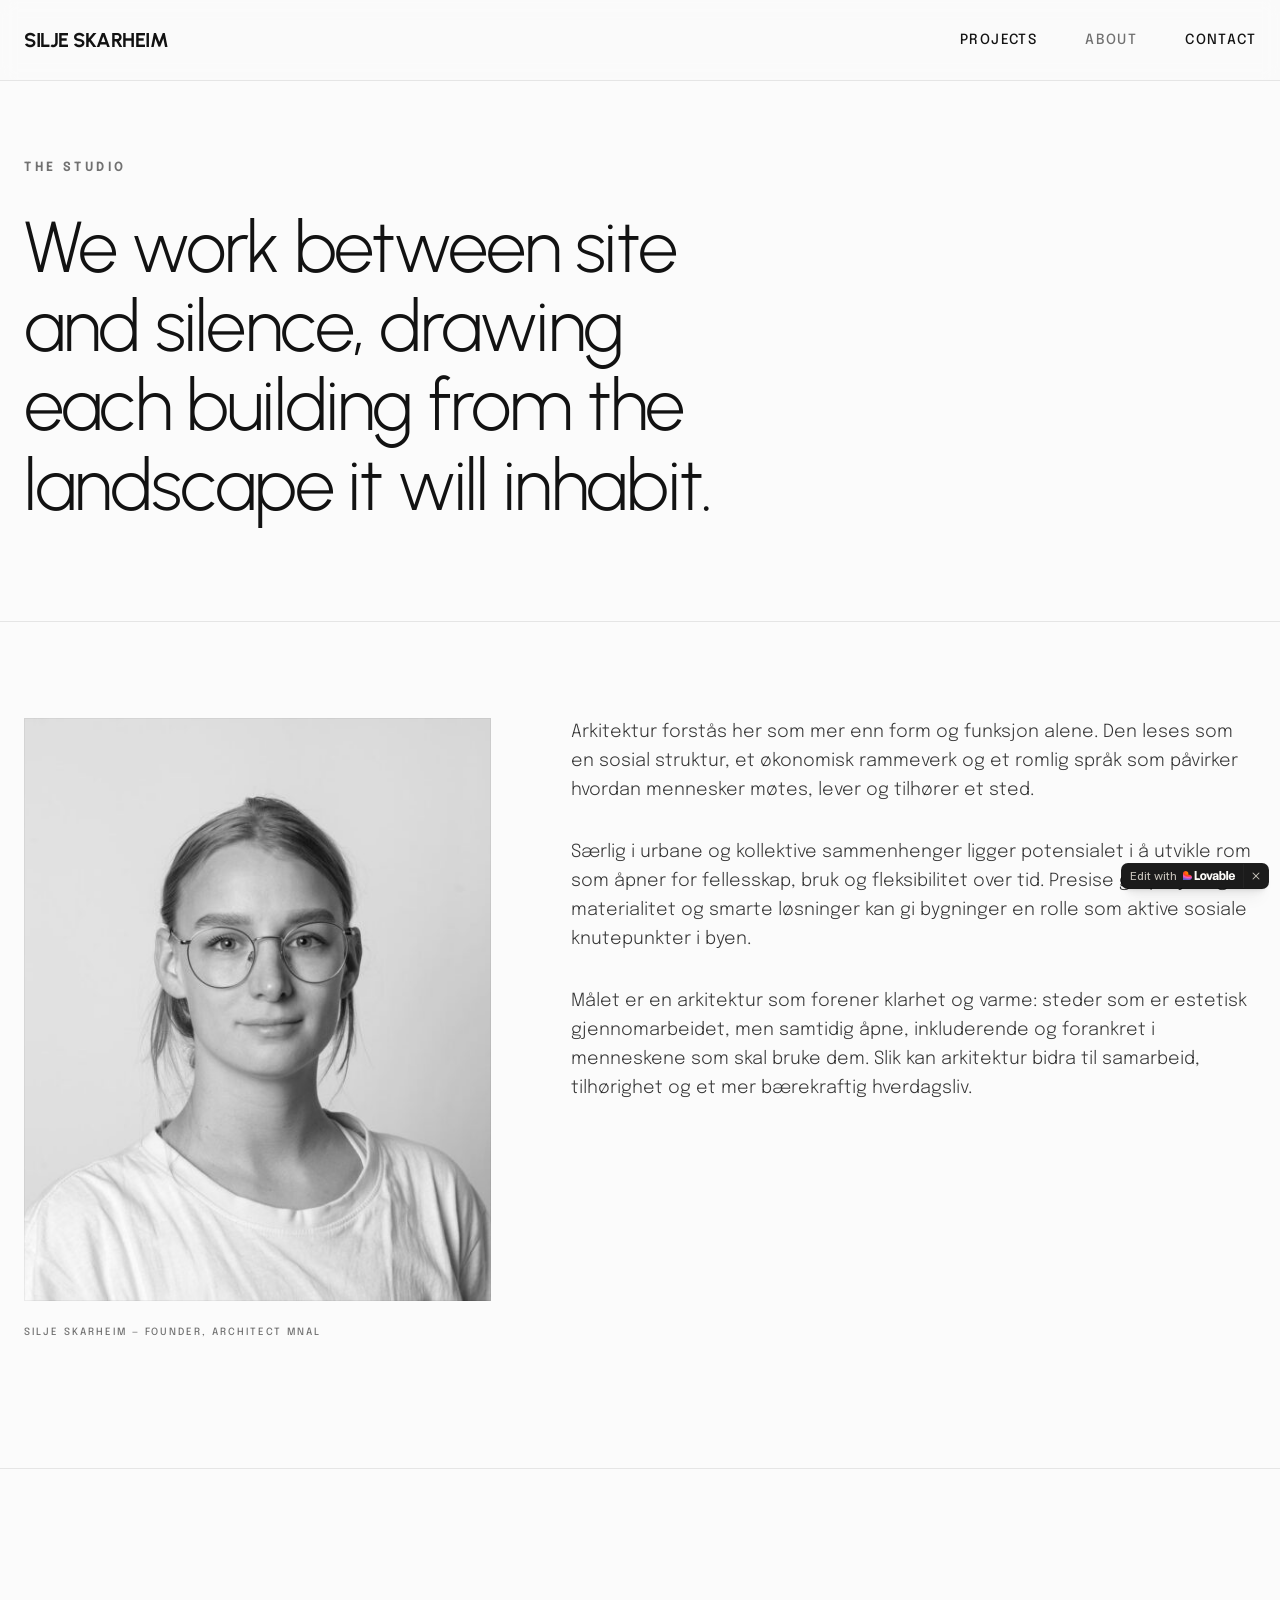
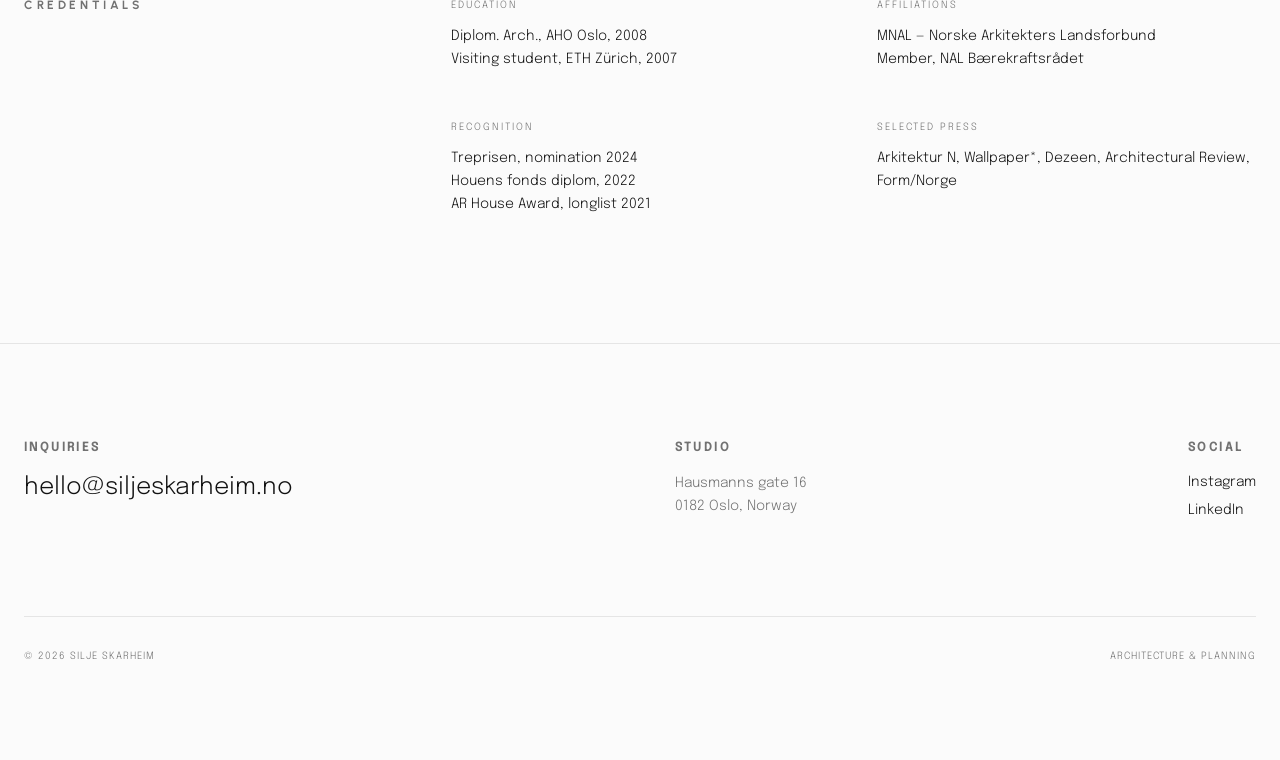
<file: index.html>
<!DOCTYPE html><html lang="en"><head><meta charSet="utf-8"/><meta name="viewport" content="width=device-width, initial-scale=1"/><link rel="stylesheet" href="./assets/styles-DpxF1PvM.css" data-precedence="default"/><link rel="stylesheet" href="./fonts.css" data-precedence="default"/><title>About — Silje Skarheim</title><meta name="author" content="Silje Skarheim"/><meta property="og:type" content="website"/><meta name="twitter:card" content="summary_large_image"/><meta name="twitter:title" content="Silje — Architect MNAL, Oslo"/><meta name="twitter:description" content="A minimalist website showcasing the architectural work of Silje Skarheim."/><meta name="twitter:image" content="./assets/id-preview-7db0d701--3c477d62-ffeb-49ba-8477-8e46ab8a5248.lovable.app-1781374682608.png"/><meta name="description" content="Silje Skarheim established her practice in 2018. A focus on tectonic honesty and Nordic site specificity."/><meta property="og:title" content="About — Silje Skarheim"/><meta property="og:description" content="Architect MNAL based in Oslo. Practice founded 2018, working between residential and cultural commissions."/><meta property="og:image" content="./assets/Silje.jpeg"/>
<style>
	@font-face {
		font-family: 'CameraPlainVariable';
		src: url('./fonts/CameraPlainVariable.woff2') format('woff2');
		font-weight: 100 900;
		font-style: normal;
		font-display: swap;
	}

	#lovable-badge {
		--badge-bg: #1b1b1b;
		--badge-text: #c5c1b9;
		--badge-text-hover: #dcdad5;
		--badge-radius: 6px;
		--badge-padding: 8px;
		--badge-gap: 6px;
		--badge-shadow: 
			0 0 0 1px rgba(0, 0, 0, 0.88),
			0 1px 0 0 rgba(0, 0, 0, 0.04),
			0 2px 2px -1px rgba(0, 0, 0, 0.08),
			0 4px 4px -2px rgba(0, 0, 0, 0.08),
			0 8px 8px -4px rgba(0, 0, 0, 0.08),
			0 16px 16px -8px rgba(0, 0, 0, 0.08);
		--badge-transition-duration: 0.2s;
		--badge-transition-easing: cubic-bezier(0.16, 1, 0.32, 1);
		--focus-color: #575ECF;
		--focus-offset: 2px;
		--focus-width: 2px;
		
		position: fixed;
		bottom: 12px;
		right: 12px;
		height: 24px;
		display: flex;
		align-items: center;
		z-index: 1000000;
		background-color: var(--badge-bg) !important;
		color: var(--badge-text) !important;
		border-radius: var(--badge-radius);
		box-shadow: var(--badge-shadow) !important;
		font-size: 12px;
		font-family: CameraPlainVariable, "CameraPlainVariable Fallback", -apple-system, BlinkMacSystemFont, 'Segoe UI', Roboto, sans-serif;
		font-weight: 400 !important;
		text-transform: none !important;
		font-feature-settings: normal !important;
		transform: translateZ(0);
		will-change: transform, opacity;
	}

	#lovable-badge-cta {
		display: flex;
		align-items: center;
		gap: var(--badge-gap);
		padding: 0 var(--badge-padding);
		height: 100%;
		color: inherit;
		text-decoration: none;
		white-space: nowrap;
		border-radius: var(--badge-radius) 0 0 var(--badge-radius);
		transition: 
			background-color var(--badge-transition-duration) ease,
			color var(--badge-transition-duration) ease,
			transform 0.1s ease;
	}

	#lovable-badge-cta:hover {
		background: rgba(255, 255, 255, 0.04);
		color: var(--badge-text-hover);
	}

	#lovable-badge-cta:active {
		transform: scale(0.98);
	}

	#lovable-badge-cta:focus {
		outline: none;
	}

	#lovable-badge-cta:focus-visible {
		outline: var(--focus-width) solid var(--focus-color);
		outline-offset: var(--focus-offset);
		z-index: 1;
	}

	#lovable-badge-text {
		line-height: 1;
	}

	#lovable-badge-divider {
		width: 1px;
		height: 24px;
		background-color: rgba(255, 255, 255, 0.04);
		flex-shrink: 0;
	}

	#lovable-badge-close {
		width: 24px;
		height: 24px;
		min-width: 24px;
		min-height: 24px;
		cursor: pointer;
		background: none;
		border: none;
		padding: 0;
		display: flex;
		align-items: center;
		justify-content: center;
		border-radius: 0 var(--badge-radius) var(--badge-radius) 0;
		flex-shrink: 0;
		transition: 
			background-color var(--badge-transition-duration) ease,
			transform 0.1s ease;
	}

	#lovable-badge-close:hover {
		background: rgba(255, 255, 255, 0.04);
	}

	#lovable-badge-close:active {
		transform: scale(0.92);
	}

	#lovable-badge-close:focus {
		outline: none;
	}

	#lovable-badge-close:focus-visible {
		outline: var(--focus-width) solid var(--focus-color);
		outline-offset: calc(var(--focus-offset) * -1);
		z-index: 1;
	}

	#lovable-badge-close svg path {
		fill: var(--badge-text);
		transition: fill var(--badge-transition-duration) ease;
	}

	#lovable-badge-close:hover svg path {
		fill: var(--badge-text-hover);
	}

	@media (prefers-reduced-motion: reduce) {
		#lovable-badge-cta,
		#lovable-badge-close,
		#lovable-badge-close svg path {
			transition: none;
		}
		
		#lovable-badge-cta:active,
		#lovable-badge-close:active {
			transform: none;
		}
	}

	@media (prefers-contrast: high) {
		#lovable-badge {
			--badge-bg: #000;
			--badge-text: #fff;
			--badge-text-hover: #fff;
			border: 2px solid currentColor;
		}
		
		#lovable-badge-cta:focus-visible,
		#lovable-badge-close:focus-visible {
			outline-width: 3px;
		}
	}
</style>
</head><body><nav class="fixed top-0 w-full z-50 bg-canvas/80 backdrop-blur-sm border-b border-line"><div class="max-w-7xl mx-auto px-6 h-20 flex items-center justify-between"><a href="./about.html" class="font-heading font-bold text-xl tracking-tight uppercase text-ink">Silje Skarheim</a><div class="flex gap-8 md:gap-12 text-[11px] md:text-sm uppercase tracking-widest font-medium"><a href="./projects.html" class="text-ink hover:text-muted-grey transition-colors">Projects</a><a class="text-ink hover:text-muted-grey transition-colors text-muted-grey" href="./about.html" data-status="active" aria-current="page">About</a><a href="./contact.html" class="text-ink hover:text-muted-grey transition-colors">Contact</a></div></div></nav><main class="min-h-screen bg-canvas text-ink"><!--$--><section class="pt-40 pb-24 px-6"><div class="max-w-7xl mx-auto"><p class="text-xs uppercase tracking-[0.3em] font-bold text-muted-grey mb-8">The Studio</p><h1 class="font-heading text-4xl md:text-6xl lg:text-7xl font-light leading-[1.1] tracking-tight max-w-4xl text-balance">We work between site and silence, drawing each building from the landscape it will inhabit.</h1></div></section><section class="pb-32 px-6 border-t border-line pt-24"><div class="max-w-7xl mx-auto grid grid-cols-1 md:grid-cols-12 gap-12 md:gap-20"><div class="md:col-span-5"><img src="./assets/Silje.jpeg" alt="Silje Skarheim" loading="lazy" class="w-full aspect-[4/5] object-cover outline-1 -outline-offset-1 outline-ink/5 grayscale"/><p class="mt-6 text-[10px] font-medium uppercase tracking-[0.2em] text-muted-grey">Silje Skarheim — Founder, Architect MNAL</p></div><div class="md:col-span-7 space-y-8 text-lg leading-relaxed text-ink/85 font-light"><p>Arkitektur forstås her som mer enn form og funksjon alene. Den leses som en sosial struktur, et økonomisk rammeverk og et romlig språk som påvirker hvordan mennesker møtes, lever og tilhører et sted.</p><p>Særlig i urbane og kollektive sammenhenger ligger potensialet i å utvikle rom som åpner for fellesskap, bruk og fleksibilitet over tid. Presise grep, tydelig materialitet og smarte løsninger kan gi bygninger en rolle som aktive sosiale knutepunkter i byen.</p><p>Målet er en arkitektur som forener klarhet og varme: steder som er estetisk gjennomarbeidet, men samtidig åpne, inkluderende og forankret i menneskene som skal bruke dem. Slik kan arkitektur bidra til samarbeid, tilhørighet og et mer bærekraftig hverdagsliv.</p></div></div></section><section class="py-32 px-6 border-t border-line"><div class="max-w-7xl mx-auto grid grid-cols-1 md:grid-cols-12 gap-12"><div class="md:col-span-4"><h2 class="font-heading text-xs uppercase tracking-[0.3em] font-bold text-muted-grey">Credentials</h2></div><div class="md:col-span-8 grid grid-cols-1 md:grid-cols-2 gap-12 text-sm leading-relaxed"><div><p class="text-[10px] uppercase tracking-[0.2em] text-muted-grey mb-3">Education</p><p>Diplom. Arch., AHO Oslo, 2008<br/>Visiting student, ETH Zürich, 2007</p></div><div><p class="text-[10px] uppercase tracking-[0.2em] text-muted-grey mb-3">Affiliations</p><p>MNAL — Norske Arkitekters Landsforbund<br/>Member, NAL Bærekraftsrådet</p></div><div><p class="text-[10px] uppercase tracking-[0.2em] text-muted-grey mb-3">Recognition</p><p>Treprisen, nomination 2024<br/>Houens fonds diplom, 2022<br/>AR House Award, longlist 2021</p></div><div><p class="text-[10px] uppercase tracking-[0.2em] text-muted-grey mb-3">Selected Press</p><p>Arkitektur N, Wallpaper*, Dezeen, Architectural Review, Form/Norge</p></div></div></div></section><!--/$--></main><footer class="py-24 px-6 border-t border-line"><div class="max-w-7xl mx-auto flex flex-col md:flex-row justify-between items-start gap-16"><div class="space-y-4"><p class="text-xs uppercase tracking-[0.2em] font-bold text-muted-grey">Inquiries</p><a href="mailto:hello@siljeskarheim.no" class="text-2xl font-light border-b border-transparent hover:border-ink transition-colors">hello@siljeskarheim.no</a></div><div class="space-y-4"><p class="text-xs uppercase tracking-[0.2em] font-bold text-muted-grey">Studio</p><p class="text-sm text-muted-grey leading-relaxed">Hausmanns gate 16<br/>0182 Oslo, Norway</p></div><div class="space-y-4"><p class="text-xs uppercase tracking-[0.2em] font-bold text-muted-grey">Social</p><div class="flex flex-col gap-2"><a href="#" class="text-sm hover:text-muted-grey transition-colors">Instagram</a><a href="#" class="text-sm hover:text-muted-grey transition-colors">LinkedIn</a></div></div></div><div class="max-w-7xl mx-auto mt-24 pt-8 border-t border-line flex justify-between"><span class="text-[10px] uppercase tracking-widest text-muted-grey">© <!-- -->2026<!-- --> Silje Skarheim</span><span class="text-[10px] uppercase tracking-widest text-muted-grey">Architecture &amp; Planning</span></div></footer>
<aside 
	id="lovable-badge" 
	role="complementary"
	dir="ltr"
	lang="en"
	aria-label="Edit with Lovable">
	<a 
		id="lovable-badge-cta" 
		target="_blank" 
		href="https://lovable.dev/projects/3c477d62-ffeb-49ba-8477-8e46ab8a5248?utm_source=lovable-badge"
		rel="noopener nofollow"
		aria-label="Edit with Lovable">
		<span id="lovable-badge-text">Edit with</span>
		<svg xmlns="http://www.w3.org/2000/svg" width="52" height="16" fill="none" viewBox="0 0 52 16">
  <path fill="#FCFBF8" fill-rule="evenodd" d="M20.318 5.25c.643 0 1.206.14 1.69.418a2.81 2.81 0 0 1 1.118 1.191c.266.513.4 1.115.4 1.807s-.134 1.296-.4 1.812a2.81 2.81 0 0 1-1.118 1.193c-.484.278-1.047.418-1.69.418s-1.208-.14-1.695-.418a2.85 2.85 0 0 1-1.125-1.193c-.262-.516-.393-1.12-.393-1.812s.131-1.294.393-1.807a2.848 2.848 0 0 1 1.125-1.191c.487-.279 1.052-.418 1.695-.418Zm0 1.425c-.27 0-.504.076-.7.228-.193.147-.34.37-.443.67-.102.295-.153.66-.153 1.093 0 .435.05.801.153 1.1.102.3.25.524.443.676.196.147.43.22.7.22.27 0 .502-.073.694-.22.193-.152.341-.375.443-.67.103-.299.153-.667.153-1.106 0-.65-.112-1.145-.337-1.481a1.08 1.08 0 0 0-.953-.51ZM32.7 5.25c.61 0 1.127.1 1.549.3.422.197.74.48.953.849.217.368.325.809.325 1.32v2.704c0 .29.02.562.062.812.044.245.108.4.19.466V12h-1.935a5.895 5.895 0 0 1-.105-.684 7.745 7.745 0 0 1-.02-.228 2.293 2.293 0 0 1-.151.203c-.205.242-.47.437-.793.584-.32.143-.685.215-1.094.215-.406 0-.77-.08-1.094-.24a1.845 1.845 0 0 1-.756-.682 1.984 1.984 0 0 1-.27-1.045c0-.606.178-1.069.535-1.388.356-.324.87-.534 1.542-.633l1.125-.16c.225-.032.403-.074.534-.123a.622.622 0 0 0 .288-.196.549.549 0 0 0 .093-.327.65.65 0 0 0-.11-.367.702.702 0 0 0-.32-.27c-.14-.07-.31-.105-.51-.105-.32 0-.576.083-.768.251-.193.164-.298.39-.314.676h-1.923c.016-.434.147-.82.393-1.155.25-.34.596-.604 1.039-.792.442-.189.954-.283 1.535-.283Zm.99 3.498a.98.98 0 0 1-.215.14 2.49 2.49 0 0 1-.584.178l-.473.092c-.315.061-.553.156-.713.283-.155.127-.233.305-.233.534 0 .23.084.412.252.547.168.135.383.203.645.203s.494-.058.694-.173c.201-.118.355-.282.461-.49.11-.21.166-.448.166-.714v-.6Zm4.526-2.375c.065-.125.138-.243.221-.349.197-.25.437-.44.719-.571.282-.135.6-.203.952-.203.528 0 .988.138 1.377.412.389.275.688.67.896 1.186.21.512.314 1.12.314 1.824 0 .7-.107 1.309-.32 1.825-.213.512-.518.906-.915 1.18-.393.275-.854.412-1.383.412-.352 0-.667-.062-.946-.184a1.832 1.832 0 0 1-.7-.554 2.2 2.2 0 0 1-.234-.383V12h-1.843V3h1.862v3.373Zm1.284.296c-.274 0-.51.085-.707.253-.192.163-.338.397-.436.7a3.376 3.376 0 0 0-.148 1.05c0 .406.05.759.148 1.058.098.299.243.53.436.694.197.164.433.246.707.246.279 0 .512-.082.7-.246.193-.164.336-.395.43-.694.099-.3.148-.652.148-1.058 0-.405-.05-.757-.147-1.056-.095-.299-.238-.53-.43-.694a1.015 1.015 0 0 0-.7-.253Zm9.416-1.419c.602 0 1.136.131 1.604.393.466.262.829.643 1.086 1.143.263.5.394 1.097.394 1.794 0 .25-.002.449-.006.596H47.51c.018.288.071.538.164.75a1.3 1.3 0 0 0 .491.596c.214.13.465.196.757.196.319 0 .583-.082.792-.246.209-.167.34-.403.393-.706h1.862a2.48 2.48 0 0 1-.485 1.235 2.54 2.54 0 0 1-1.051.805c-.439.188-.949.283-1.53.283-.655 0-1.225-.125-1.708-.375a2.672 2.672 0 0 1-1.13-1.143c-.267-.508-.4-1.137-.4-1.887 0-.712.14-1.327.418-1.843a2.86 2.86 0 0 1 1.155-1.186c.491-.27 1.051-.405 1.678-.405Zm-.044 1.345c-.274 0-.516.068-.725.203a1.29 1.29 0 0 0-.479.59 2.045 2.045 0 0 0-.132.498h2.562a1.873 1.873 0 0 0-.138-.602 1.061 1.061 0 0 0-.418-.516 1.243 1.243 0 0 0-.67-.173Z" clip-rule="evenodd"/>
  <path fill="#FCFBF8" d="m26.605 9.995 1.342-4.566h1.924L27.628 12h-2.07l-2.33-6.57h1.98l1.397 4.565Zm-13.013.143h2.256c1.632 0 1.421 1.837 1.418 1.861h-5.603V3h1.93v7.138Zm31.516 1.861h-1.862V3h1.862v8.999Z"/>
  <path fill="url(#a)" fill-rule="evenodd" d="M2.7 3c1.492 0 2.7 1.192 2.7 2.663v1.012h.9c1.49 0 2.7 1.192 2.7 2.662S7.791 12 6.3 12H0V5.663C0 4.193 1.209 3 2.7 3Z" clip-rule="evenodd"/>
  <defs>
    <radialGradient id="a" cx="0" cy="0" r="1" gradientTransform="matrix(-1.54236 7.07838 -10.231 -2.15602 4.627 5.022)" gradientUnits="userSpaceOnUse">
      <stop offset=".106" stop-color="#FE7B02"/>
      <stop offset=".394" stop-color="#FE3F21"/>
      <stop offset=".608" stop-color="#F858BC"/>
      <stop offset=".929" stop-color="#575ECF"/>
    </radialGradient>
  </defs>
</svg>

	</a>
	
	<span id="lovable-badge-divider" aria-hidden="true"></span>
	
	<button 
		id="lovable-badge-close"
		aria-label="Dismiss"
		title="Dismiss"
		type="button">
		<svg xmlns="http://www.w3.org/2000/svg" width="16" height="16" fill="none" viewBox="0 0 16 16" aria-hidden="true">
			<path d="M10.646 4.646a.5.5 0 1 1 .707.708L8.707 8l2.646 2.646a.5.5 0 1 1-.707.707L8 8.707l-2.646 2.646a.5.5 0 1 1-.708-.707L7.293 8 4.646 5.354a.5.5 0 1 1 .708-.708L8 7.293l2.646-2.647Z"/>
		</svg>
	</button>
</aside>

</body></html>
</file>
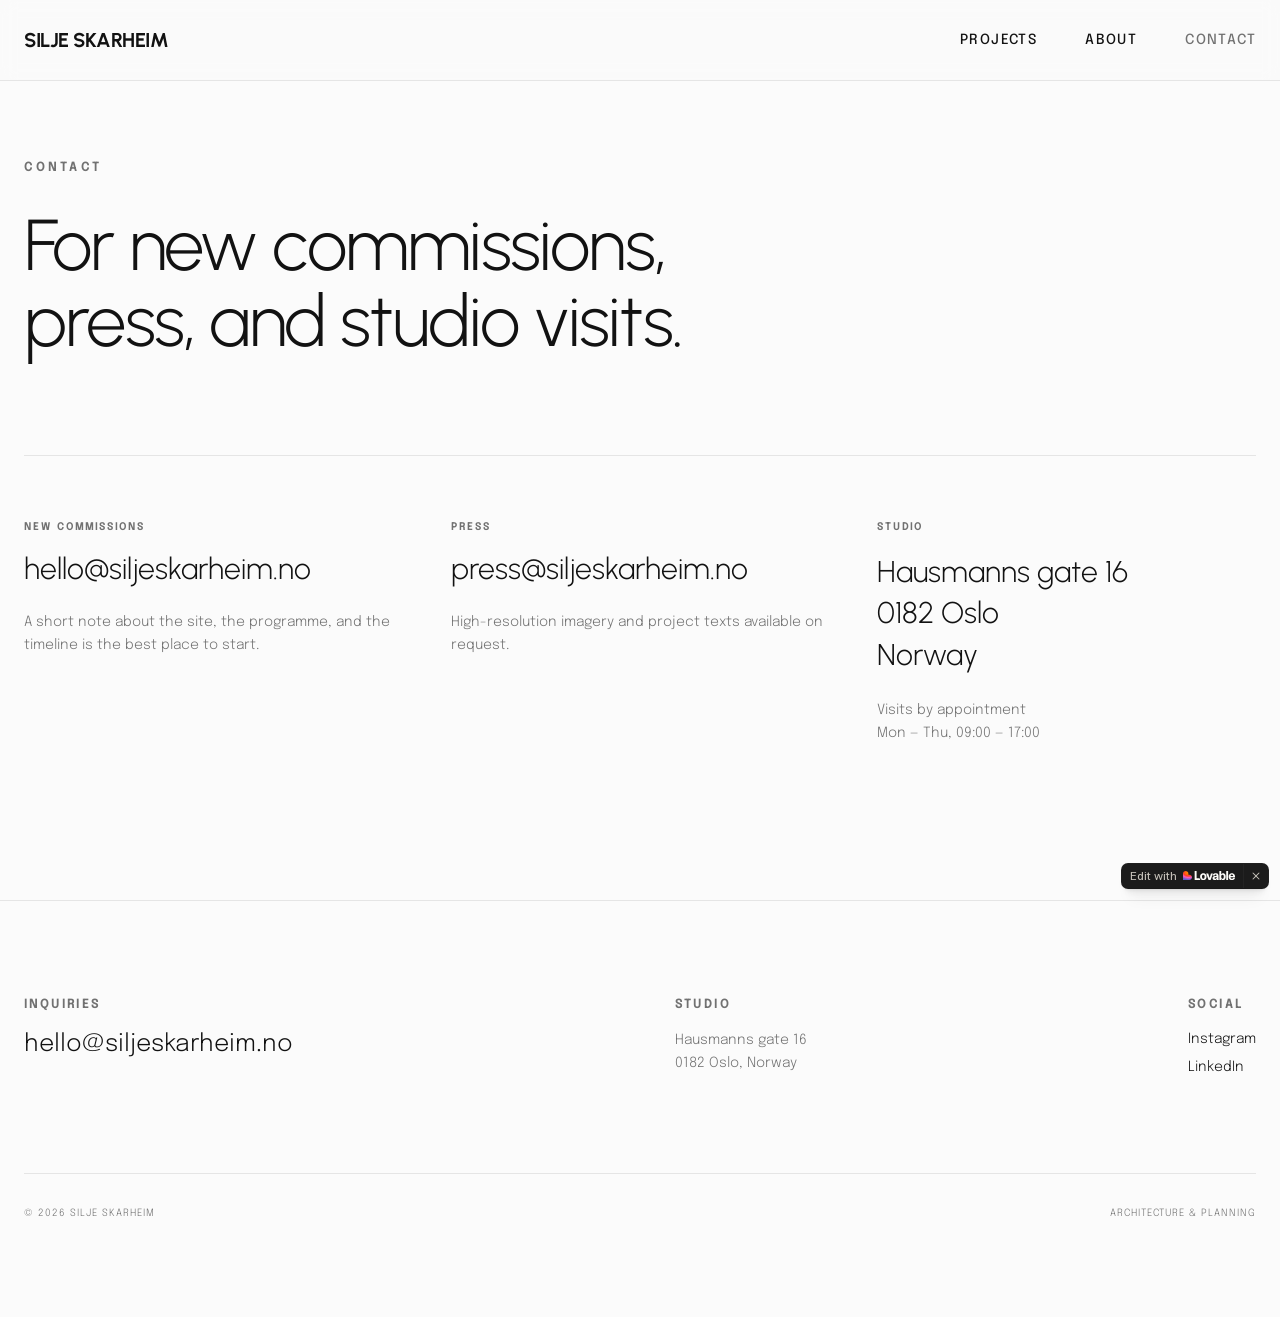
<file: contact.html>
<!DOCTYPE html><html lang="en"><head><meta charSet="utf-8"/><meta name="viewport" content="width=device-width, initial-scale=1"/><link rel="stylesheet" href="./assets/styles-DpxF1PvM.css" data-precedence="default"/><link rel="stylesheet" href="./fonts.css" data-precedence="default"/><title>Contact — Silje Skarheim</title><meta name="author" content="Silje Skarheim"/><meta property="og:type" content="website"/><meta name="twitter:card" content="summary_large_image"/><meta name="twitter:title" content="Silje — Architect MNAL, Oslo"/><meta name="twitter:description" content="A minimalist website showcasing the architectural work of Silje Skarheim."/><meta property="og:image" content="./assets/id-preview-7db0d701--3c477d62-ffeb-49ba-8477-8e46ab8a5248.lovable.app-1781374682608.png"/><meta name="twitter:image" content="./assets/id-preview-7db0d701--3c477d62-ffeb-49ba-8477-8e46ab8a5248.lovable.app-1781374682608.png"/><meta name="description" content="New commissions, press and studio enquiries. Silje Skarheim Architect, Oslo."/><meta property="og:title" content="Contact — Silje Skarheim"/><meta property="og:description" content="Studio enquiries, press, and new commissions — Oslo, Norway."/>
<style>
	@font-face {
		font-family: 'CameraPlainVariable';
		src: url('./fonts/CameraPlainVariable.woff2') format('woff2');
		font-weight: 100 900;
		font-style: normal;
		font-display: swap;
	}

	#lovable-badge {
		--badge-bg: #1b1b1b;
		--badge-text: #c5c1b9;
		--badge-text-hover: #dcdad5;
		--badge-radius: 6px;
		--badge-padding: 8px;
		--badge-gap: 6px;
		--badge-shadow: 
			0 0 0 1px rgba(0, 0, 0, 0.88),
			0 1px 0 0 rgba(0, 0, 0, 0.04),
			0 2px 2px -1px rgba(0, 0, 0, 0.08),
			0 4px 4px -2px rgba(0, 0, 0, 0.08),
			0 8px 8px -4px rgba(0, 0, 0, 0.08),
			0 16px 16px -8px rgba(0, 0, 0, 0.08);
		--badge-transition-duration: 0.2s;
		--badge-transition-easing: cubic-bezier(0.16, 1, 0.32, 1);
		--focus-color: #575ECF;
		--focus-offset: 2px;
		--focus-width: 2px;
		
		position: fixed;
		bottom: 12px;
		right: 12px;
		height: 24px;
		display: flex;
		align-items: center;
		z-index: 1000000;
		background-color: var(--badge-bg) !important;
		color: var(--badge-text) !important;
		border-radius: var(--badge-radius);
		box-shadow: var(--badge-shadow) !important;
		font-size: 12px;
		font-family: CameraPlainVariable, "CameraPlainVariable Fallback", -apple-system, BlinkMacSystemFont, 'Segoe UI', Roboto, sans-serif;
		font-weight: 400 !important;
		text-transform: none !important;
		font-feature-settings: normal !important;
		transform: translateZ(0);
		will-change: transform, opacity;
	}

	#lovable-badge-cta {
		display: flex;
		align-items: center;
		gap: var(--badge-gap);
		padding: 0 var(--badge-padding);
		height: 100%;
		color: inherit;
		text-decoration: none;
		white-space: nowrap;
		border-radius: var(--badge-radius) 0 0 var(--badge-radius);
		transition: 
			background-color var(--badge-transition-duration) ease,
			color var(--badge-transition-duration) ease,
			transform 0.1s ease;
	}

	#lovable-badge-cta:hover {
		background: rgba(255, 255, 255, 0.04);
		color: var(--badge-text-hover);
	}

	#lovable-badge-cta:active {
		transform: scale(0.98);
	}

	#lovable-badge-cta:focus {
		outline: none;
	}

	#lovable-badge-cta:focus-visible {
		outline: var(--focus-width) solid var(--focus-color);
		outline-offset: var(--focus-offset);
		z-index: 1;
	}

	#lovable-badge-text {
		line-height: 1;
	}

	#lovable-badge-divider {
		width: 1px;
		height: 24px;
		background-color: rgba(255, 255, 255, 0.04);
		flex-shrink: 0;
	}

	#lovable-badge-close {
		width: 24px;
		height: 24px;
		min-width: 24px;
		min-height: 24px;
		cursor: pointer;
		background: none;
		border: none;
		padding: 0;
		display: flex;
		align-items: center;
		justify-content: center;
		border-radius: 0 var(--badge-radius) var(--badge-radius) 0;
		flex-shrink: 0;
		transition: 
			background-color var(--badge-transition-duration) ease,
			transform 0.1s ease;
	}

	#lovable-badge-close:hover {
		background: rgba(255, 255, 255, 0.04);
	}

	#lovable-badge-close:active {
		transform: scale(0.92);
	}

	#lovable-badge-close:focus {
		outline: none;
	}

	#lovable-badge-close:focus-visible {
		outline: var(--focus-width) solid var(--focus-color);
		outline-offset: calc(var(--focus-offset) * -1);
		z-index: 1;
	}

	#lovable-badge-close svg path {
		fill: var(--badge-text);
		transition: fill var(--badge-transition-duration) ease;
	}

	#lovable-badge-close:hover svg path {
		fill: var(--badge-text-hover);
	}

	@media (prefers-reduced-motion: reduce) {
		#lovable-badge-cta,
		#lovable-badge-close,
		#lovable-badge-close svg path {
			transition: none;
		}
		
		#lovable-badge-cta:active,
		#lovable-badge-close:active {
			transform: none;
		}
	}

	@media (prefers-contrast: high) {
		#lovable-badge {
			--badge-bg: #000;
			--badge-text: #fff;
			--badge-text-hover: #fff;
			border: 2px solid currentColor;
		}
		
		#lovable-badge-cta:focus-visible,
		#lovable-badge-close:focus-visible {
			outline-width: 3px;
		}
	}
</style>
</head><body><nav class="fixed top-0 w-full z-50 bg-canvas/80 backdrop-blur-sm border-b border-line"><div class="max-w-7xl mx-auto px-6 h-20 flex items-center justify-between"><a href="./about.html" class="font-heading font-bold text-xl tracking-tight uppercase text-ink">Silje Skarheim</a><div class="flex gap-8 md:gap-12 text-[11px] md:text-sm uppercase tracking-widest font-medium"><a href="./projects.html" class="text-ink hover:text-muted-grey transition-colors">Projects</a><a href="./about.html" class="text-ink hover:text-muted-grey transition-colors">About</a><a class="text-ink hover:text-muted-grey transition-colors text-muted-grey" href="./contact.html" data-status="active" aria-current="page">Contact</a></div></div></nav><main class="min-h-screen bg-canvas text-ink"><!--$--><section class="pt-40 pb-32 px-6"><div class="max-w-7xl mx-auto"><p class="text-xs uppercase tracking-[0.3em] font-bold text-muted-grey mb-8">Contact</p><h1 class="font-heading text-4xl md:text-6xl lg:text-7xl font-light leading-[1.05] tracking-tight max-w-4xl text-balance mb-24">For new commissions, press, and studio visits.</h1><div class="grid grid-cols-1 md:grid-cols-12 gap-12 border-t border-line pt-16"><div class="md:col-span-4"><p class="text-[10px] uppercase tracking-[0.2em] font-bold text-muted-grey mb-4">New Commissions</p><a href="mailto:hello@siljeskarheim.no" class="font-heading text-2xl md:text-3xl font-light border-b border-transparent hover:border-ink transition-colors">hello@siljeskarheim.no</a><p class="mt-6 text-sm text-muted-grey leading-relaxed max-w-sm">A short note about the site, the programme, and the timeline is the best place to start.</p></div><div class="md:col-span-4"><p class="text-[10px] uppercase tracking-[0.2em] font-bold text-muted-grey mb-4">Press</p><a href="mailto:press@siljeskarheim.no" class="font-heading text-2xl md:text-3xl font-light border-b border-transparent hover:border-ink transition-colors">press@siljeskarheim.no</a><p class="mt-6 text-sm text-muted-grey leading-relaxed max-w-sm">High-resolution imagery and project texts available on request.</p></div><div class="md:col-span-4"><p class="text-[10px] uppercase tracking-[0.2em] font-bold text-muted-grey mb-4">Studio</p><p class="font-heading text-2xl md:text-3xl font-light leading-snug">Hausmanns gate 16<br/>0182 Oslo<br/>Norway</p><p class="mt-6 text-sm text-muted-grey leading-relaxed">Visits by appointment<br/>Mon — Thu, 09:00 — 17:00</p></div></div></div></section><!--/$--></main><footer class="py-24 px-6 border-t border-line"><div class="max-w-7xl mx-auto flex flex-col md:flex-row justify-between items-start gap-16"><div class="space-y-4"><p class="text-xs uppercase tracking-[0.2em] font-bold text-muted-grey">Inquiries</p><a href="mailto:hello@siljeskarheim.no" class="text-2xl font-light border-b border-transparent hover:border-ink transition-colors">hello@siljeskarheim.no</a></div><div class="space-y-4"><p class="text-xs uppercase tracking-[0.2em] font-bold text-muted-grey">Studio</p><p class="text-sm text-muted-grey leading-relaxed">Hausmanns gate 16<br/>0182 Oslo, Norway</p></div><div class="space-y-4"><p class="text-xs uppercase tracking-[0.2em] font-bold text-muted-grey">Social</p><div class="flex flex-col gap-2"><a href="#" class="text-sm hover:text-muted-grey transition-colors">Instagram</a><a href="#" class="text-sm hover:text-muted-grey transition-colors">LinkedIn</a></div></div></div><div class="max-w-7xl mx-auto mt-24 pt-8 border-t border-line flex justify-between"><span class="text-[10px] uppercase tracking-widest text-muted-grey">© <!-- -->2026<!-- --> Silje Skarheim</span><span class="text-[10px] uppercase tracking-widest text-muted-grey">Architecture &amp; Planning</span></div></footer>
<aside 
	id="lovable-badge" 
	role="complementary"
	dir="ltr"
	lang="en"
	aria-label="Edit with Lovable">
	<a 
		id="lovable-badge-cta" 
		target="_blank" 
		href="https://lovable.dev/projects/3c477d62-ffeb-49ba-8477-8e46ab8a5248?utm_source=lovable-badge"
		rel="noopener nofollow"
		aria-label="Edit with Lovable">
		<span id="lovable-badge-text">Edit with</span>
		<svg xmlns="http://www.w3.org/2000/svg" width="52" height="16" fill="none" viewBox="0 0 52 16">
  <path fill="#FCFBF8" fill-rule="evenodd" d="M20.318 5.25c.643 0 1.206.14 1.69.418a2.81 2.81 0 0 1 1.118 1.191c.266.513.4 1.115.4 1.807s-.134 1.296-.4 1.812a2.81 2.81 0 0 1-1.118 1.193c-.484.278-1.047.418-1.69.418s-1.208-.14-1.695-.418a2.85 2.85 0 0 1-1.125-1.193c-.262-.516-.393-1.12-.393-1.812s.131-1.294.393-1.807a2.848 2.848 0 0 1 1.125-1.191c.487-.279 1.052-.418 1.695-.418Zm0 1.425c-.27 0-.504.076-.7.228-.193.147-.34.37-.443.67-.102.295-.153.66-.153 1.093 0 .435.05.801.153 1.1.102.3.25.524.443.676.196.147.43.22.7.22.27 0 .502-.073.694-.22.193-.152.341-.375.443-.67.103-.299.153-.667.153-1.106 0-.65-.112-1.145-.337-1.481a1.08 1.08 0 0 0-.953-.51ZM32.7 5.25c.61 0 1.127.1 1.549.3.422.197.74.48.953.849.217.368.325.809.325 1.32v2.704c0 .29.02.562.062.812.044.245.108.4.19.466V12h-1.935a5.895 5.895 0 0 1-.105-.684 7.745 7.745 0 0 1-.02-.228 2.293 2.293 0 0 1-.151.203c-.205.242-.47.437-.793.584-.32.143-.685.215-1.094.215-.406 0-.77-.08-1.094-.24a1.845 1.845 0 0 1-.756-.682 1.984 1.984 0 0 1-.27-1.045c0-.606.178-1.069.535-1.388.356-.324.87-.534 1.542-.633l1.125-.16c.225-.032.403-.074.534-.123a.622.622 0 0 0 .288-.196.549.549 0 0 0 .093-.327.65.65 0 0 0-.11-.367.702.702 0 0 0-.32-.27c-.14-.07-.31-.105-.51-.105-.32 0-.576.083-.768.251-.193.164-.298.39-.314.676h-1.923c.016-.434.147-.82.393-1.155.25-.34.596-.604 1.039-.792.442-.189.954-.283 1.535-.283Zm.99 3.498a.98.98 0 0 1-.215.14 2.49 2.49 0 0 1-.584.178l-.473.092c-.315.061-.553.156-.713.283-.155.127-.233.305-.233.534 0 .23.084.412.252.547.168.135.383.203.645.203s.494-.058.694-.173c.201-.118.355-.282.461-.49.11-.21.166-.448.166-.714v-.6Zm4.526-2.375c.065-.125.138-.243.221-.349.197-.25.437-.44.719-.571.282-.135.6-.203.952-.203.528 0 .988.138 1.377.412.389.275.688.67.896 1.186.21.512.314 1.12.314 1.824 0 .7-.107 1.309-.32 1.825-.213.512-.518.906-.915 1.18-.393.275-.854.412-1.383.412-.352 0-.667-.062-.946-.184a1.832 1.832 0 0 1-.7-.554 2.2 2.2 0 0 1-.234-.383V12h-1.843V3h1.862v3.373Zm1.284.296c-.274 0-.51.085-.707.253-.192.163-.338.397-.436.7a3.376 3.376 0 0 0-.148 1.05c0 .406.05.759.148 1.058.098.299.243.53.436.694.197.164.433.246.707.246.279 0 .512-.082.7-.246.193-.164.336-.395.43-.694.099-.3.148-.652.148-1.058 0-.405-.05-.757-.147-1.056-.095-.299-.238-.53-.43-.694a1.015 1.015 0 0 0-.7-.253Zm9.416-1.419c.602 0 1.136.131 1.604.393.466.262.829.643 1.086 1.143.263.5.394 1.097.394 1.794 0 .25-.002.449-.006.596H47.51c.018.288.071.538.164.75a1.3 1.3 0 0 0 .491.596c.214.13.465.196.757.196.319 0 .583-.082.792-.246.209-.167.34-.403.393-.706h1.862a2.48 2.48 0 0 1-.485 1.235 2.54 2.54 0 0 1-1.051.805c-.439.188-.949.283-1.53.283-.655 0-1.225-.125-1.708-.375a2.672 2.672 0 0 1-1.13-1.143c-.267-.508-.4-1.137-.4-1.887 0-.712.14-1.327.418-1.843a2.86 2.86 0 0 1 1.155-1.186c.491-.27 1.051-.405 1.678-.405Zm-.044 1.345c-.274 0-.516.068-.725.203a1.29 1.29 0 0 0-.479.59 2.045 2.045 0 0 0-.132.498h2.562a1.873 1.873 0 0 0-.138-.602 1.061 1.061 0 0 0-.418-.516 1.243 1.243 0 0 0-.67-.173Z" clip-rule="evenodd"/>
  <path fill="#FCFBF8" d="m26.605 9.995 1.342-4.566h1.924L27.628 12h-2.07l-2.33-6.57h1.98l1.397 4.565Zm-13.013.143h2.256c1.632 0 1.421 1.837 1.418 1.861h-5.603V3h1.93v7.138Zm31.516 1.861h-1.862V3h1.862v8.999Z"/>
  <path fill="url(#a)" fill-rule="evenodd" d="M2.7 3c1.492 0 2.7 1.192 2.7 2.663v1.012h.9c1.49 0 2.7 1.192 2.7 2.662S7.791 12 6.3 12H0V5.663C0 4.193 1.209 3 2.7 3Z" clip-rule="evenodd"/>
  <defs>
    <radialGradient id="a" cx="0" cy="0" r="1" gradientTransform="matrix(-1.54236 7.07838 -10.231 -2.15602 4.627 5.022)" gradientUnits="userSpaceOnUse">
      <stop offset=".106" stop-color="#FE7B02"/>
      <stop offset=".394" stop-color="#FE3F21"/>
      <stop offset=".608" stop-color="#F858BC"/>
      <stop offset=".929" stop-color="#575ECF"/>
    </radialGradient>
  </defs>
</svg>

	</a>
	
	<span id="lovable-badge-divider" aria-hidden="true"></span>
	
	<button 
		id="lovable-badge-close"
		aria-label="Dismiss"
		title="Dismiss"
		type="button">
		<svg xmlns="http://www.w3.org/2000/svg" width="16" height="16" fill="none" viewBox="0 0 16 16" aria-hidden="true">
			<path d="M10.646 4.646a.5.5 0 1 1 .707.708L8.707 8l2.646 2.646a.5.5 0 1 1-.707.707L8 8.707l-2.646 2.646a.5.5 0 1 1-.708-.707L7.293 8 4.646 5.354a.5.5 0 1 1 .708-.708L8 7.293l2.646-2.647Z"/>
		</svg>
	</button>
</aside>

</body></html>
</file>
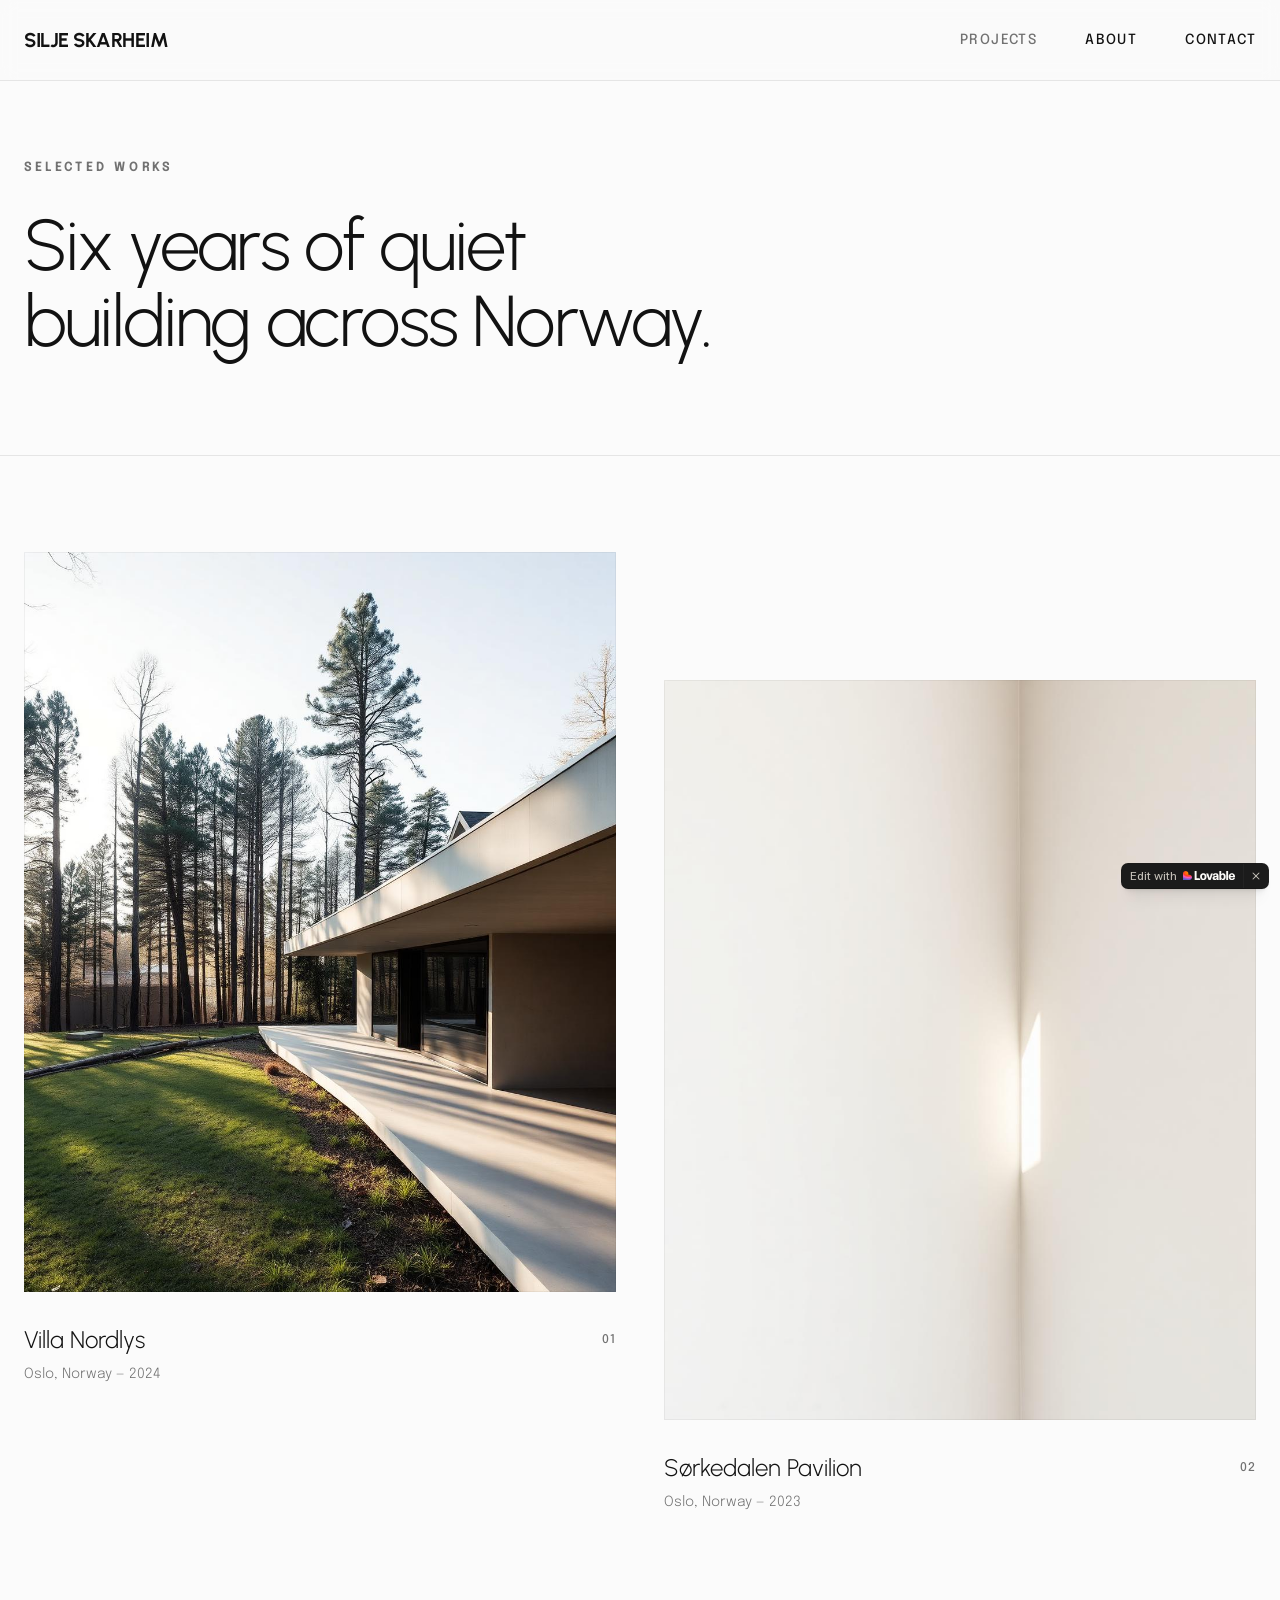
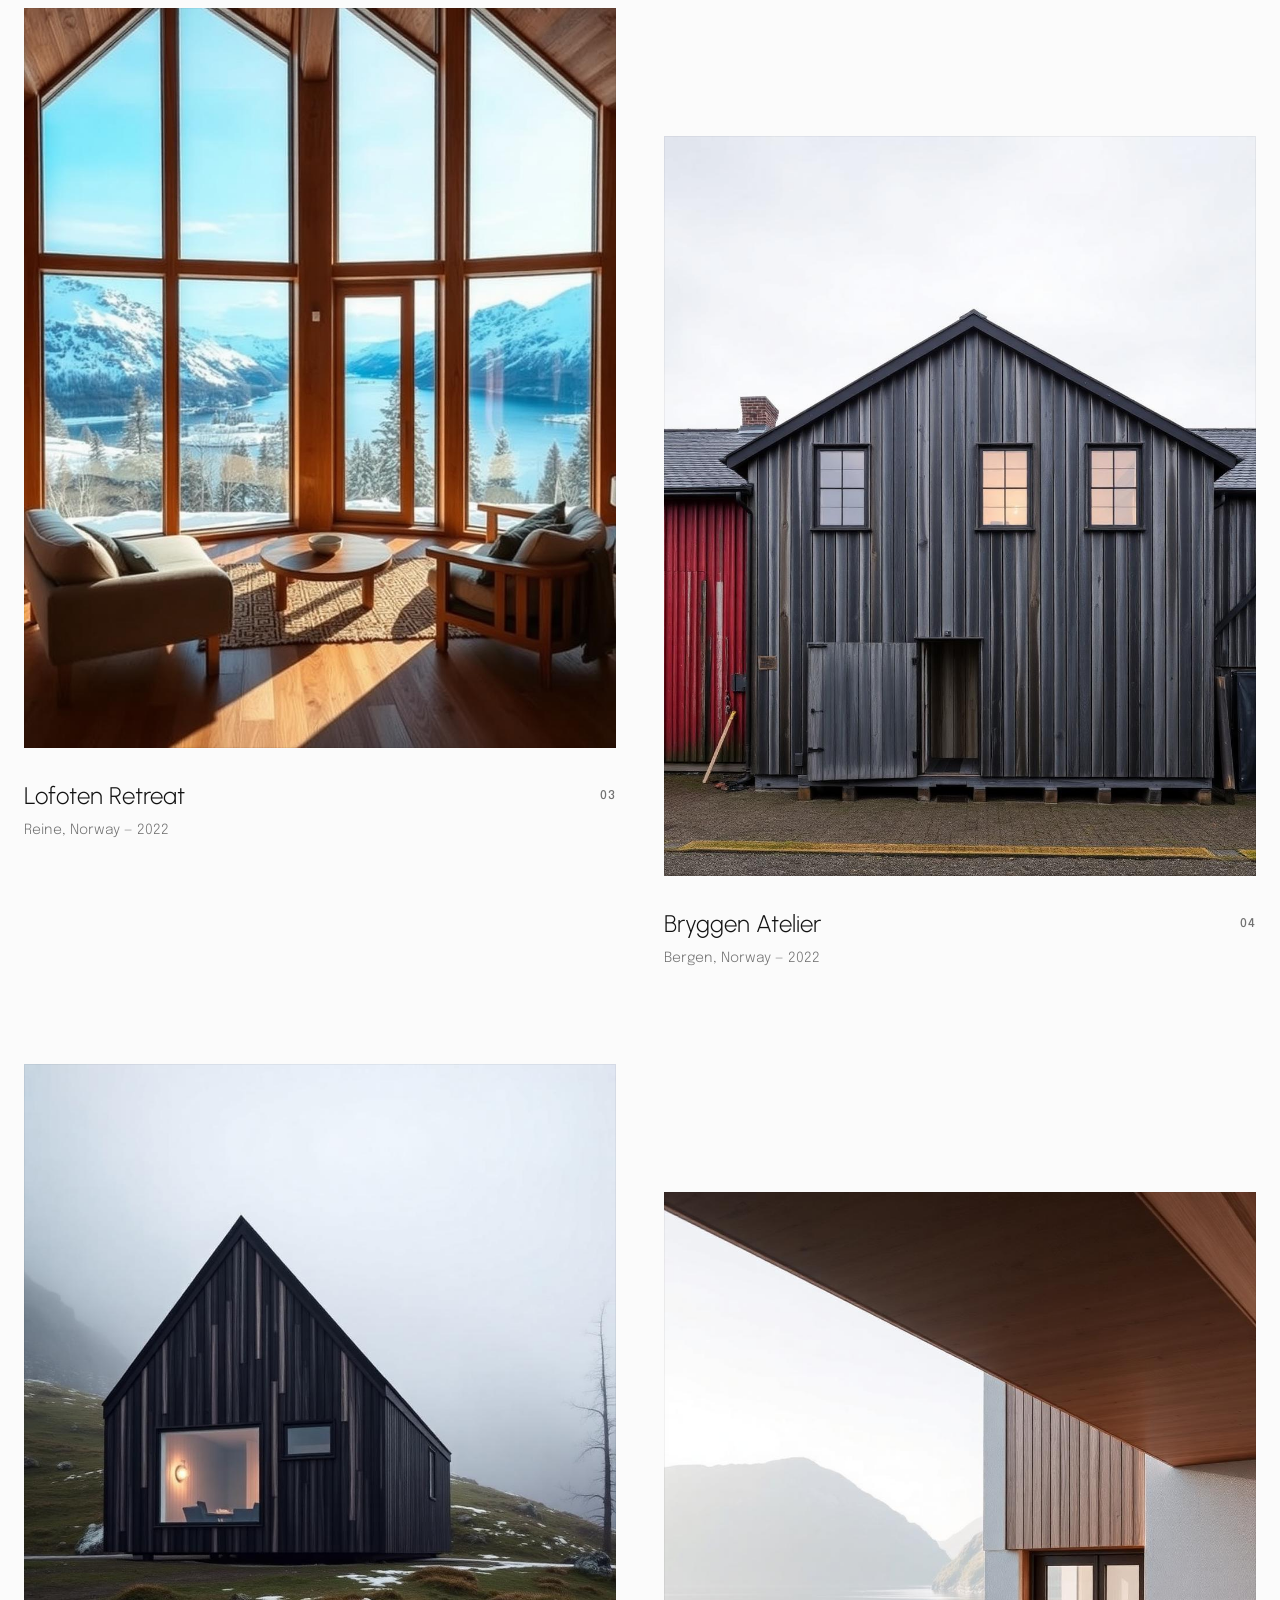
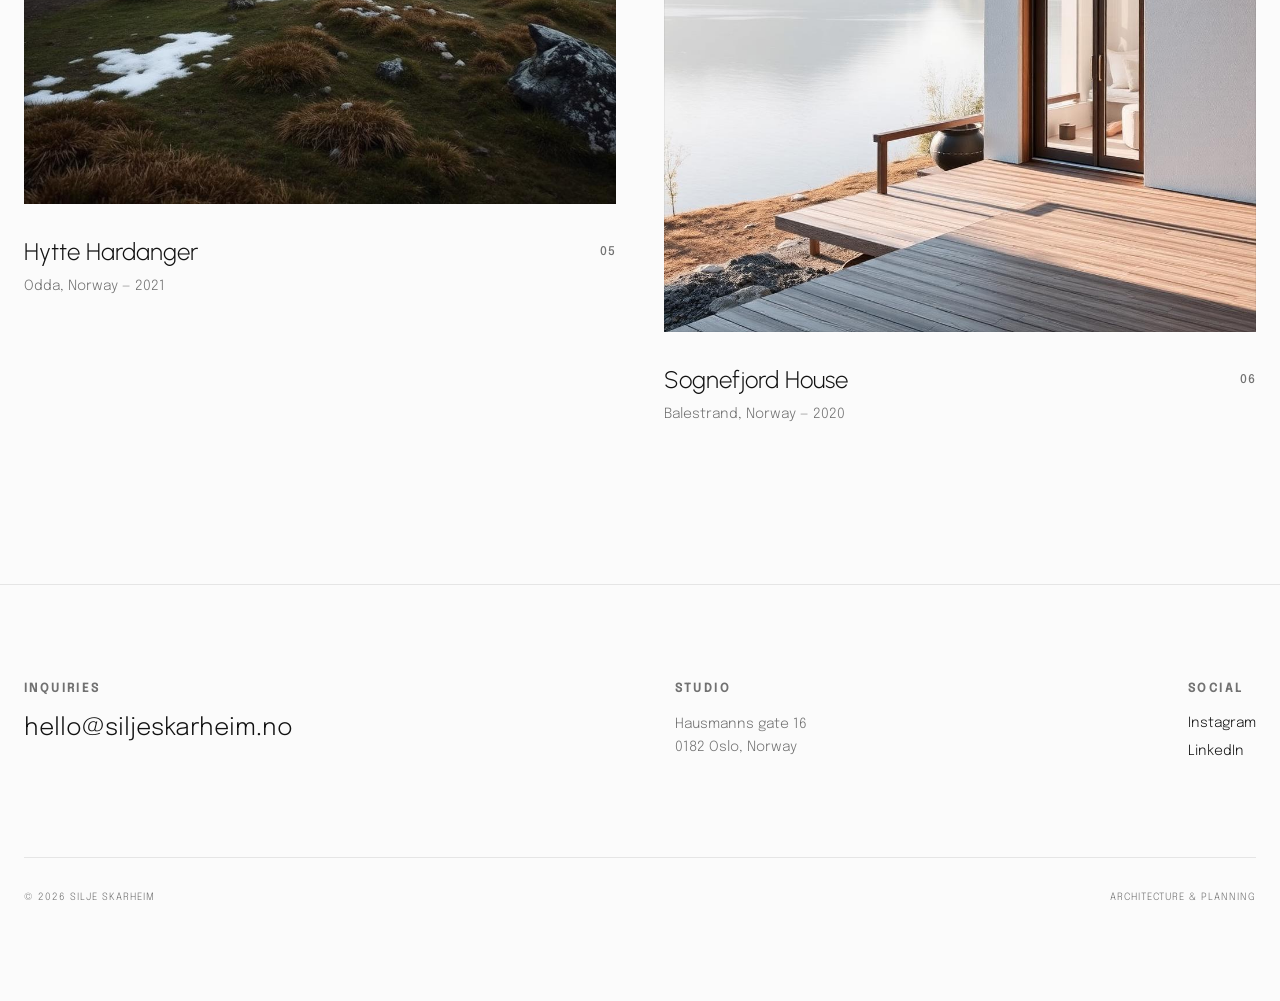
<file: projects.html>
<!DOCTYPE html><html lang="en"><head><meta charSet="utf-8"/><meta name="viewport" content="width=device-width, initial-scale=1"/><link rel="stylesheet" href="./assets/styles-DpxF1PvM.css" data-precedence="default"/><link rel="stylesheet" href="./fonts.css" data-precedence="default"/><title>Projects — Silje Skarheim</title><meta name="author" content="Silje Skarheim"/><meta property="og:type" content="website"/><meta name="twitter:card" content="summary_large_image"/><meta name="twitter:title" content="Silje — Architect MNAL, Oslo"/><meta name="twitter:description" content="A minimalist website showcasing the architectural work of Silje Skarheim."/><meta name="twitter:image" content="./assets/id-preview-7db0d701--3c477d62-ffeb-49ba-8477-8e46ab8a5248.lovable.app-1781374682608.png"/><meta name="description" content="Selected residential and cultural works by Silje Skarheim, 2020 — 2025."/><meta property="og:title" content="Projects — Silje Skarheim"/><meta property="og:description" content="Selected works 2020 — 2025."/><meta property="og:image" content="./assets/project-nordlys-D7cQnxeB.jpg"/>
<style>
	@font-face {
		font-family: 'CameraPlainVariable';
		src: url('./fonts/CameraPlainVariable.woff2') format('woff2');
		font-weight: 100 900;
		font-style: normal;
		font-display: swap;
	}

	#lovable-badge {
		--badge-bg: #1b1b1b;
		--badge-text: #c5c1b9;
		--badge-text-hover: #dcdad5;
		--badge-radius: 6px;
		--badge-padding: 8px;
		--badge-gap: 6px;
		--badge-shadow: 
			0 0 0 1px rgba(0, 0, 0, 0.88),
			0 1px 0 0 rgba(0, 0, 0, 0.04),
			0 2px 2px -1px rgba(0, 0, 0, 0.08),
			0 4px 4px -2px rgba(0, 0, 0, 0.08),
			0 8px 8px -4px rgba(0, 0, 0, 0.08),
			0 16px 16px -8px rgba(0, 0, 0, 0.08);
		--badge-transition-duration: 0.2s;
		--badge-transition-easing: cubic-bezier(0.16, 1, 0.32, 1);
		--focus-color: #575ECF;
		--focus-offset: 2px;
		--focus-width: 2px;
		
		position: fixed;
		bottom: 12px;
		right: 12px;
		height: 24px;
		display: flex;
		align-items: center;
		z-index: 1000000;
		background-color: var(--badge-bg) !important;
		color: var(--badge-text) !important;
		border-radius: var(--badge-radius);
		box-shadow: var(--badge-shadow) !important;
		font-size: 12px;
		font-family: CameraPlainVariable, "CameraPlainVariable Fallback", -apple-system, BlinkMacSystemFont, 'Segoe UI', Roboto, sans-serif;
		font-weight: 400 !important;
		text-transform: none !important;
		font-feature-settings: normal !important;
		transform: translateZ(0);
		will-change: transform, opacity;
	}

	#lovable-badge-cta {
		display: flex;
		align-items: center;
		gap: var(--badge-gap);
		padding: 0 var(--badge-padding);
		height: 100%;
		color: inherit;
		text-decoration: none;
		white-space: nowrap;
		border-radius: var(--badge-radius) 0 0 var(--badge-radius);
		transition: 
			background-color var(--badge-transition-duration) ease,
			color var(--badge-transition-duration) ease,
			transform 0.1s ease;
	}

	#lovable-badge-cta:hover {
		background: rgba(255, 255, 255, 0.04);
		color: var(--badge-text-hover);
	}

	#lovable-badge-cta:active {
		transform: scale(0.98);
	}

	#lovable-badge-cta:focus {
		outline: none;
	}

	#lovable-badge-cta:focus-visible {
		outline: var(--focus-width) solid var(--focus-color);
		outline-offset: var(--focus-offset);
		z-index: 1;
	}

	#lovable-badge-text {
		line-height: 1;
	}

	#lovable-badge-divider {
		width: 1px;
		height: 24px;
		background-color: rgba(255, 255, 255, 0.04);
		flex-shrink: 0;
	}

	#lovable-badge-close {
		width: 24px;
		height: 24px;
		min-width: 24px;
		min-height: 24px;
		cursor: pointer;
		background: none;
		border: none;
		padding: 0;
		display: flex;
		align-items: center;
		justify-content: center;
		border-radius: 0 var(--badge-radius) var(--badge-radius) 0;
		flex-shrink: 0;
		transition: 
			background-color var(--badge-transition-duration) ease,
			transform 0.1s ease;
	}

	#lovable-badge-close:hover {
		background: rgba(255, 255, 255, 0.04);
	}

	#lovable-badge-close:active {
		transform: scale(0.92);
	}

	#lovable-badge-close:focus {
		outline: none;
	}

	#lovable-badge-close:focus-visible {
		outline: var(--focus-width) solid var(--focus-color);
		outline-offset: calc(var(--focus-offset) * -1);
		z-index: 1;
	}

	#lovable-badge-close svg path {
		fill: var(--badge-text);
		transition: fill var(--badge-transition-duration) ease;
	}

	#lovable-badge-close:hover svg path {
		fill: var(--badge-text-hover);
	}

	@media (prefers-reduced-motion: reduce) {
		#lovable-badge-cta,
		#lovable-badge-close,
		#lovable-badge-close svg path {
			transition: none;
		}
		
		#lovable-badge-cta:active,
		#lovable-badge-close:active {
			transform: none;
		}
	}

	@media (prefers-contrast: high) {
		#lovable-badge {
			--badge-bg: #000;
			--badge-text: #fff;
			--badge-text-hover: #fff;
			border: 2px solid currentColor;
		}
		
		#lovable-badge-cta:focus-visible,
		#lovable-badge-close:focus-visible {
			outline-width: 3px;
		}
	}
</style>
</head><body><nav class="fixed top-0 w-full z-50 bg-canvas/80 backdrop-blur-sm border-b border-line"><div class="max-w-7xl mx-auto px-6 h-20 flex items-center justify-between"><a href="./about.html" class="font-heading font-bold text-xl tracking-tight uppercase text-ink">Silje Skarheim</a><div class="flex gap-8 md:gap-12 text-[11px] md:text-sm uppercase tracking-widest font-medium"><a class="text-ink hover:text-muted-grey transition-colors text-muted-grey" href="./projects.html" data-status="active" aria-current="page">Projects</a><a href="./about.html" class="text-ink hover:text-muted-grey transition-colors">About</a><a href="./contact.html" class="text-ink hover:text-muted-grey transition-colors">Contact</a></div></div></nav><main class="min-h-screen bg-canvas text-ink"><!--$--><section class="pt-40 pb-24 px-6"><div class="max-w-7xl mx-auto"><p class="text-xs uppercase tracking-[0.3em] font-bold text-muted-grey mb-8">Selected Works</p><h1 class="font-heading text-5xl md:text-7xl font-light leading-[1.05] tracking-tight max-w-3xl text-balance">Six years of quiet building across Norway.</h1></div></section><section class="pb-40 px-6 border-t border-line pt-24"><div class="max-w-7xl mx-auto"><div class="grid grid-cols-1 md:grid-cols-2 gap-x-12 gap-y-24"><div class="group cursor-pointer "><div class="w-full aspect-[4/5] bg-stone-100 outline-1 -outline-offset-1 outline-ink/5 overflow-hidden"><img src="./assets/project-nordlys-D7cQnxeB.jpg" alt="Villa Nordlys" loading="lazy" class="w-full h-full object-cover transition-transform duration-700 group-hover:scale-[1.02]"/></div><div class="mt-8 flex justify-between items-start"><div><h3 class="font-heading text-2xl font-light">Villa Nordlys</h3><p class="text-muted-grey mt-2 text-sm">Oslo, Norway<!-- --> — <!-- -->2024</p></div><span class="text-xs font-medium uppercase tracking-widest pt-2 text-muted-grey">01</span></div></div><div class="group cursor-pointer md:mt-32"><div class="w-full aspect-[4/5] bg-stone-100 outline-1 -outline-offset-1 outline-ink/5 overflow-hidden"><img src="./assets/project-sorkedalen-DoFhzAnP.jpg" alt="Sørkedalen Pavilion" loading="lazy" class="w-full h-full object-cover transition-transform duration-700 group-hover:scale-[1.02]"/></div><div class="mt-8 flex justify-between items-start"><div><h3 class="font-heading text-2xl font-light">Sørkedalen Pavilion</h3><p class="text-muted-grey mt-2 text-sm">Oslo, Norway<!-- --> — <!-- -->2023</p></div><span class="text-xs font-medium uppercase tracking-widest pt-2 text-muted-grey">02</span></div></div><div class="group cursor-pointer "><div class="w-full aspect-[4/5] bg-stone-100 outline-1 -outline-offset-1 outline-ink/5 overflow-hidden"><img src="./assets/project-lofoten-BQ_6FV0N.jpg" alt="Lofoten Retreat" loading="lazy" class="w-full h-full object-cover transition-transform duration-700 group-hover:scale-[1.02]"/></div><div class="mt-8 flex justify-between items-start"><div><h3 class="font-heading text-2xl font-light">Lofoten Retreat</h3><p class="text-muted-grey mt-2 text-sm">Reine, Norway<!-- --> — <!-- -->2022</p></div><span class="text-xs font-medium uppercase tracking-widest pt-2 text-muted-grey">03</span></div></div><div class="group cursor-pointer md:mt-32"><div class="w-full aspect-[4/5] bg-stone-100 outline-1 -outline-offset-1 outline-ink/5 overflow-hidden"><img src="./assets/project-bryggen-Chjq1SvX.jpg" alt="Bryggen Atelier" loading="lazy" class="w-full h-full object-cover transition-transform duration-700 group-hover:scale-[1.02]"/></div><div class="mt-8 flex justify-between items-start"><div><h3 class="font-heading text-2xl font-light">Bryggen Atelier</h3><p class="text-muted-grey mt-2 text-sm">Bergen, Norway<!-- --> — <!-- -->2022</p></div><span class="text-xs font-medium uppercase tracking-widest pt-2 text-muted-grey">04</span></div></div><div class="group cursor-pointer "><div class="w-full aspect-[4/5] bg-stone-100 outline-1 -outline-offset-1 outline-ink/5 overflow-hidden"><img src="./assets/project-hardanger-CR5HwFBR.jpg" alt="Hytte Hardanger" loading="lazy" class="w-full h-full object-cover transition-transform duration-700 group-hover:scale-[1.02]"/></div><div class="mt-8 flex justify-between items-start"><div><h3 class="font-heading text-2xl font-light">Hytte Hardanger</h3><p class="text-muted-grey mt-2 text-sm">Odda, Norway<!-- --> — <!-- -->2021</p></div><span class="text-xs font-medium uppercase tracking-widest pt-2 text-muted-grey">05</span></div></div><div class="group cursor-pointer md:mt-32"><div class="w-full aspect-[4/5] bg-stone-100 outline-1 -outline-offset-1 outline-ink/5 overflow-hidden"><img src="./assets/project-sognefjord-B3gdOojh.jpg" alt="Sognefjord House" loading="lazy" class="w-full h-full object-cover transition-transform duration-700 group-hover:scale-[1.02]"/></div><div class="mt-8 flex justify-between items-start"><div><h3 class="font-heading text-2xl font-light">Sognefjord House</h3><p class="text-muted-grey mt-2 text-sm">Balestrand, Norway<!-- --> — <!-- -->2020</p></div><span class="text-xs font-medium uppercase tracking-widest pt-2 text-muted-grey">06</span></div></div></div></div></section><!--/$--></main><footer class="py-24 px-6 border-t border-line"><div class="max-w-7xl mx-auto flex flex-col md:flex-row justify-between items-start gap-16"><div class="space-y-4"><p class="text-xs uppercase tracking-[0.2em] font-bold text-muted-grey">Inquiries</p><a href="mailto:hello@siljeskarheim.no" class="text-2xl font-light border-b border-transparent hover:border-ink transition-colors">hello@siljeskarheim.no</a></div><div class="space-y-4"><p class="text-xs uppercase tracking-[0.2em] font-bold text-muted-grey">Studio</p><p class="text-sm text-muted-grey leading-relaxed">Hausmanns gate 16<br/>0182 Oslo, Norway</p></div><div class="space-y-4"><p class="text-xs uppercase tracking-[0.2em] font-bold text-muted-grey">Social</p><div class="flex flex-col gap-2"><a href="#" class="text-sm hover:text-muted-grey transition-colors">Instagram</a><a href="#" class="text-sm hover:text-muted-grey transition-colors">LinkedIn</a></div></div></div><div class="max-w-7xl mx-auto mt-24 pt-8 border-t border-line flex justify-between"><span class="text-[10px] uppercase tracking-widest text-muted-grey">© <!-- -->2026<!-- --> Silje Skarheim</span><span class="text-[10px] uppercase tracking-widest text-muted-grey">Architecture &amp; Planning</span></div></footer>
<aside 
	id="lovable-badge" 
	role="complementary"
	dir="ltr"
	lang="en"
	aria-label="Edit with Lovable">
	<a 
		id="lovable-badge-cta" 
		target="_blank" 
		href="https://lovable.dev/projects/3c477d62-ffeb-49ba-8477-8e46ab8a5248?utm_source=lovable-badge"
		rel="noopener nofollow"
		aria-label="Edit with Lovable">
		<span id="lovable-badge-text">Edit with</span>
		<svg xmlns="http://www.w3.org/2000/svg" width="52" height="16" fill="none" viewBox="0 0 52 16">
  <path fill="#FCFBF8" fill-rule="evenodd" d="M20.318 5.25c.643 0 1.206.14 1.69.418a2.81 2.81 0 0 1 1.118 1.191c.266.513.4 1.115.4 1.807s-.134 1.296-.4 1.812a2.81 2.81 0 0 1-1.118 1.193c-.484.278-1.047.418-1.69.418s-1.208-.14-1.695-.418a2.85 2.85 0 0 1-1.125-1.193c-.262-.516-.393-1.12-.393-1.812s.131-1.294.393-1.807a2.848 2.848 0 0 1 1.125-1.191c.487-.279 1.052-.418 1.695-.418Zm0 1.425c-.27 0-.504.076-.7.228-.193.147-.34.37-.443.67-.102.295-.153.66-.153 1.093 0 .435.05.801.153 1.1.102.3.25.524.443.676.196.147.43.22.7.22.27 0 .502-.073.694-.22.193-.152.341-.375.443-.67.103-.299.153-.667.153-1.106 0-.65-.112-1.145-.337-1.481a1.08 1.08 0 0 0-.953-.51ZM32.7 5.25c.61 0 1.127.1 1.549.3.422.197.74.48.953.849.217.368.325.809.325 1.32v2.704c0 .29.02.562.062.812.044.245.108.4.19.466V12h-1.935a5.895 5.895 0 0 1-.105-.684 7.745 7.745 0 0 1-.02-.228 2.293 2.293 0 0 1-.151.203c-.205.242-.47.437-.793.584-.32.143-.685.215-1.094.215-.406 0-.77-.08-1.094-.24a1.845 1.845 0 0 1-.756-.682 1.984 1.984 0 0 1-.27-1.045c0-.606.178-1.069.535-1.388.356-.324.87-.534 1.542-.633l1.125-.16c.225-.032.403-.074.534-.123a.622.622 0 0 0 .288-.196.549.549 0 0 0 .093-.327.65.65 0 0 0-.11-.367.702.702 0 0 0-.32-.27c-.14-.07-.31-.105-.51-.105-.32 0-.576.083-.768.251-.193.164-.298.39-.314.676h-1.923c.016-.434.147-.82.393-1.155.25-.34.596-.604 1.039-.792.442-.189.954-.283 1.535-.283Zm.99 3.498a.98.98 0 0 1-.215.14 2.49 2.49 0 0 1-.584.178l-.473.092c-.315.061-.553.156-.713.283-.155.127-.233.305-.233.534 0 .23.084.412.252.547.168.135.383.203.645.203s.494-.058.694-.173c.201-.118.355-.282.461-.49.11-.21.166-.448.166-.714v-.6Zm4.526-2.375c.065-.125.138-.243.221-.349.197-.25.437-.44.719-.571.282-.135.6-.203.952-.203.528 0 .988.138 1.377.412.389.275.688.67.896 1.186.21.512.314 1.12.314 1.824 0 .7-.107 1.309-.32 1.825-.213.512-.518.906-.915 1.18-.393.275-.854.412-1.383.412-.352 0-.667-.062-.946-.184a1.832 1.832 0 0 1-.7-.554 2.2 2.2 0 0 1-.234-.383V12h-1.843V3h1.862v3.373Zm1.284.296c-.274 0-.51.085-.707.253-.192.163-.338.397-.436.7a3.376 3.376 0 0 0-.148 1.05c0 .406.05.759.148 1.058.098.299.243.53.436.694.197.164.433.246.707.246.279 0 .512-.082.7-.246.193-.164.336-.395.43-.694.099-.3.148-.652.148-1.058 0-.405-.05-.757-.147-1.056-.095-.299-.238-.53-.43-.694a1.015 1.015 0 0 0-.7-.253Zm9.416-1.419c.602 0 1.136.131 1.604.393.466.262.829.643 1.086 1.143.263.5.394 1.097.394 1.794 0 .25-.002.449-.006.596H47.51c.018.288.071.538.164.75a1.3 1.3 0 0 0 .491.596c.214.13.465.196.757.196.319 0 .583-.082.792-.246.209-.167.34-.403.393-.706h1.862a2.48 2.48 0 0 1-.485 1.235 2.54 2.54 0 0 1-1.051.805c-.439.188-.949.283-1.53.283-.655 0-1.225-.125-1.708-.375a2.672 2.672 0 0 1-1.13-1.143c-.267-.508-.4-1.137-.4-1.887 0-.712.14-1.327.418-1.843a2.86 2.86 0 0 1 1.155-1.186c.491-.27 1.051-.405 1.678-.405Zm-.044 1.345c-.274 0-.516.068-.725.203a1.29 1.29 0 0 0-.479.59 2.045 2.045 0 0 0-.132.498h2.562a1.873 1.873 0 0 0-.138-.602 1.061 1.061 0 0 0-.418-.516 1.243 1.243 0 0 0-.67-.173Z" clip-rule="evenodd"/>
  <path fill="#FCFBF8" d="m26.605 9.995 1.342-4.566h1.924L27.628 12h-2.07l-2.33-6.57h1.98l1.397 4.565Zm-13.013.143h2.256c1.632 0 1.421 1.837 1.418 1.861h-5.603V3h1.93v7.138Zm31.516 1.861h-1.862V3h1.862v8.999Z"/>
  <path fill="url(#a)" fill-rule="evenodd" d="M2.7 3c1.492 0 2.7 1.192 2.7 2.663v1.012h.9c1.49 0 2.7 1.192 2.7 2.662S7.791 12 6.3 12H0V5.663C0 4.193 1.209 3 2.7 3Z" clip-rule="evenodd"/>
  <defs>
    <radialGradient id="a" cx="0" cy="0" r="1" gradientTransform="matrix(-1.54236 7.07838 -10.231 -2.15602 4.627 5.022)" gradientUnits="userSpaceOnUse">
      <stop offset=".106" stop-color="#FE7B02"/>
      <stop offset=".394" stop-color="#FE3F21"/>
      <stop offset=".608" stop-color="#F858BC"/>
      <stop offset=".929" stop-color="#575ECF"/>
    </radialGradient>
  </defs>
</svg>

	</a>
	
	<span id="lovable-badge-divider" aria-hidden="true"></span>
	
	<button 
		id="lovable-badge-close"
		aria-label="Dismiss"
		title="Dismiss"
		type="button">
		<svg xmlns="http://www.w3.org/2000/svg" width="16" height="16" fill="none" viewBox="0 0 16 16" aria-hidden="true">
			<path d="M10.646 4.646a.5.5 0 1 1 .707.708L8.707 8l2.646 2.646a.5.5 0 1 1-.707.707L8 8.707l-2.646 2.646a.5.5 0 1 1-.708-.707L7.293 8 4.646 5.354a.5.5 0 1 1 .708-.708L8 7.293l2.646-2.647Z"/>
		</svg>
	</button>
</aside>

</body></html>
</file>
<file: assets/styles-DpxF1PvM.css>
@layer properties{@supports (((-webkit-hyphens:none)) and (not (margin-trim:inline))) or ((-moz-orient:inline) and (not (color:rgb(from red r g b)))){*,:before,:after,::backdrop{--tw-translate-x:0;--tw-translate-y:0;--tw-translate-z:0;--tw-rotate-x:initial;--tw-rotate-y:initial;--tw-rotate-z:initial;--tw-skew-x:initial;--tw-skew-y:initial;--tw-space-y-reverse:0;--tw-space-x-reverse:0;--tw-border-style:solid;--tw-leading:initial;--tw-font-weight:initial;--tw-tracking:initial;--tw-ordinal:initial;--tw-slashed-zero:initial;--tw-numeric-figure:initial;--tw-numeric-spacing:initial;--tw-numeric-fraction:initial;--tw-shadow:0 0 #0000;--tw-shadow-color:initial;--tw-shadow-alpha:100%;--tw-inset-shadow:0 0 #0000;--tw-inset-shadow-color:initial;--tw-inset-shadow-alpha:100%;--tw-ring-color:initial;--tw-ring-shadow:0 0 #0000;--tw-inset-ring-color:initial;--tw-inset-ring-shadow:0 0 #0000;--tw-ring-inset:initial;--tw-ring-offset-width:0px;--tw-ring-offset-color:#fff;--tw-ring-offset-shadow:0 0 #0000;--tw-outline-style:solid;--tw-blur:initial;--tw-brightness:initial;--tw-contrast:initial;--tw-grayscale:initial;--tw-hue-rotate:initial;--tw-invert:initial;--tw-opacity:initial;--tw-saturate:initial;--tw-sepia:initial;--tw-drop-shadow:initial;--tw-drop-shadow-color:initial;--tw-drop-shadow-alpha:100%;--tw-drop-shadow-size:initial;--tw-backdrop-blur:initial;--tw-backdrop-brightness:initial;--tw-backdrop-contrast:initial;--tw-backdrop-grayscale:initial;--tw-backdrop-hue-rotate:initial;--tw-backdrop-invert:initial;--tw-backdrop-opacity:initial;--tw-backdrop-saturate:initial;--tw-backdrop-sepia:initial;--tw-duration:initial;--tw-ease:initial;--tw-content:"";--tw-animation-delay:0s;--tw-animation-direction:normal;--tw-animation-duration:initial;--tw-animation-fill-mode:none;--tw-animation-iteration-count:1;--tw-enter-blur:0;--tw-enter-opacity:1;--tw-enter-rotate:0;--tw-enter-scale:1;--tw-enter-translate-x:0;--tw-enter-translate-y:0;--tw-exit-blur:0;--tw-exit-opacity:1;--tw-exit-rotate:0;--tw-exit-scale:1;--tw-exit-translate-x:0;--tw-exit-translate-y:0}}}@layer theme{:root,:host{--font-mono:ui-monospace, SFMono-Regular, Menlo, Monaco, Consolas, "Liberation Mono", "Courier New", monospace;--color-stone-100:#f5f5f4;--color-black:#000;--spacing:.25rem;--container-sm:24rem;--container-md:28rem;--container-lg:32rem;--container-2xl:42rem;--container-3xl:48rem;--container-4xl:56rem;--container-7xl:80rem;--text-xs:.75rem;--text-xs--line-height:calc(1 / .75);--text-sm:.875rem;--text-sm--line-height:calc(1.25 / .875);--text-base:1rem;--text-base--line-height: 1.5 ;--text-lg:1.125rem;--text-lg--line-height:calc(1.75 / 1.125);--text-xl:1.25rem;--text-xl--line-height:calc(1.75 / 1.25);--text-2xl:1.5rem;--text-2xl--line-height:calc(2 / 1.5);--text-3xl:1.875rem;--text-3xl--line-height: 1.2 ;--text-4xl:2.25rem;--text-4xl--line-height:calc(2.5 / 2.25);--text-5xl:3rem;--text-5xl--line-height:1;--text-6xl:3.75rem;--text-6xl--line-height:1;--text-7xl:4.5rem;--text-7xl--line-height:1;--text-8xl:6rem;--text-8xl--line-height:1;--font-weight-light:300;--font-weight-normal:400;--font-weight-medium:500;--font-weight-semibold:600;--font-weight-bold:700;--tracking-tight:-.025em;--tracking-widest:.1em;--leading-tight:1.25;--leading-snug:1.375;--leading-relaxed:1.625;--radius-xl:.75rem;--ease-in-out:cubic-bezier(.4, 0, .2, 1);--animate-pulse:pulse 2s cubic-bezier(.4, 0, .6, 1) infinite;--blur-sm:8px;--aspect-video:16 / 9;--default-transition-duration:.15s;--default-transition-timing-function:cubic-bezier(.4, 0, .2, 1);--default-font-family:"Epilogue", ui-sans-serif, system-ui, sans-serif;--default-mono-font-family:var(--font-mono);--color-line:var(--line);--color-border:var(--line);--font-body:"Epilogue", ui-sans-serif, system-ui, sans-serif}@supports (color:lab(0% 0 0)){:root,:host{--color-stone-100:lab(96.5286% -.0991821 .364268)}}}@layer base{*,:after,:before,::backdrop{box-sizing:border-box;border:0 solid;margin:0;padding:0}::file-selector-button{box-sizing:border-box;border:0 solid;margin:0;padding:0}html,:host{-webkit-text-size-adjust:100%;tab-size:4;line-height:1.5;font-family:var(--default-font-family,ui-sans-serif, system-ui, sans-serif, "Apple Color Emoji", "Segoe UI Emoji", "Segoe UI Symbol", "Noto Color Emoji");font-feature-settings:var(--default-font-feature-settings,normal);font-variation-settings:var(--default-font-variation-settings,normal);-webkit-tap-highlight-color:transparent}hr{height:0;color:inherit;border-top-width:1px}abbr:where([title]){-webkit-text-decoration:underline dotted;text-decoration:underline dotted}h1,h2,h3,h4,h5,h6{font-size:inherit;font-weight:inherit}a{color:inherit;-webkit-text-decoration:inherit;text-decoration:inherit}b,strong{font-weight:bolder}code,kbd,samp,pre{font-family:var(--default-mono-font-family,ui-monospace, SFMono-Regular, Menlo, Monaco, Consolas, "Liberation Mono", "Courier New", monospace);font-feature-settings:var(--default-mono-font-feature-settings,normal);font-variation-settings:var(--default-mono-font-variation-settings,normal);font-size:1em}small{font-size:80%}sub,sup{vertical-align:baseline;font-size:75%;line-height:0;position:relative}sub{bottom:-.25em}sup{top:-.5em}table{text-indent:0;border-color:inherit;border-collapse:collapse}:-moz-focusring{outline:auto}progress{vertical-align:baseline}summary{display:list-item}ol,ul,menu{list-style:none}img,svg,video,canvas,audio,iframe,embed,object{vertical-align:middle;display:block}img,video{max-width:100%;height:auto}button,input,select,optgroup,textarea{font:inherit;font-feature-settings:inherit;font-variation-settings:inherit;letter-spacing:inherit;color:inherit;opacity:1;background-color:#0000;border-radius:0}::file-selector-button{font:inherit;font-feature-settings:inherit;font-variation-settings:inherit;letter-spacing:inherit;color:inherit;opacity:1;background-color:#0000;border-radius:0}:where(select:is([multiple],[size])) optgroup{font-weight:bolder}:where(select:is([multiple],[size])) optgroup option{padding-inline-start:20px}::file-selector-button{margin-inline-end:4px}::placeholder{opacity:1}@supports (not ((-webkit-appearance:-apple-pay-button))) or (contain-intrinsic-size:1px){::placeholder{color:currentColor}@supports (color:color-mix(in lab,red,red)){::placeholder{color:color-mix(in oklab,currentcolor 50%,transparent)}}}textarea{resize:vertical}::-webkit-search-decoration{-webkit-appearance:none}::-webkit-date-and-time-value{min-height:1lh;text-align:inherit}::-webkit-datetime-edit{display:inline-flex}::-webkit-datetime-edit-fields-wrapper{padding:0}::-webkit-datetime-edit{padding-block:0}::-webkit-datetime-edit-year-field{padding-block:0}::-webkit-datetime-edit-month-field{padding-block:0}::-webkit-datetime-edit-day-field{padding-block:0}::-webkit-datetime-edit-hour-field{padding-block:0}::-webkit-datetime-edit-minute-field{padding-block:0}::-webkit-datetime-edit-second-field{padding-block:0}::-webkit-datetime-edit-millisecond-field{padding-block:0}::-webkit-datetime-edit-meridiem-field{padding-block:0}::-webkit-calendar-picker-indicator{line-height:1}:-moz-ui-invalid{box-shadow:none}button,input:where([type=button],[type=reset],[type=submit]){appearance:button}::file-selector-button{appearance:button}::-webkit-inner-spin-button{height:auto}::-webkit-outer-spin-button{height:auto}[hidden]:where(:not([hidden=until-found])){display:none!important}*{border-color:var(--color-line)}html,body{background-color:var(--canvas);color:var(--ink);font-family:var(--font-body);-webkit-font-smoothing:antialiased;-moz-osx-font-smoothing:grayscale;font-weight:300}::selection{background:var(--ink);color:var(--canvas)}}@layer components;@layer utilities{.pointer-events-none{pointer-events:none}.invisible{visibility:hidden}.sr-only{clip-path:inset(50%);white-space:nowrap;border-width:0;width:1px;height:1px;margin:-1px;padding:0;position:absolute;overflow:hidden}.absolute{position:absolute}.fixed{position:fixed}.relative{position:relative}.inset-0{inset:calc(var(--spacing) * 0)}.inset-x-0{inset-inline:calc(var(--spacing) * 0)}.inset-y-0{inset-block:calc(var(--spacing) * 0)}.start{inset-inline-start:var(--spacing)}.-top-12{top:calc(var(--spacing) * -12)}.top-0{top:calc(var(--spacing) * 0)}.top-1\.5{top:calc(var(--spacing) * 1.5)}.top-1\/2{top:50%}.top-3\.5{top:calc(var(--spacing) * 3.5)}.top-4{top:calc(var(--spacing) * 4)}.top-\[1px\]{top:1px}.top-\[50\%\]{top:50%}.top-\[60\%\]{top:60%}.top-full{top:100%}.-right-12{right:calc(var(--spacing) * -12)}.right-0{right:calc(var(--spacing) * 0)}.right-1{right:calc(var(--spacing) * 1)}.right-2{right:calc(var(--spacing) * 2)}.right-3{right:calc(var(--spacing) * 3)}.right-4{right:calc(var(--spacing) * 4)}.-bottom-12{bottom:calc(var(--spacing) * -12)}.bottom-0{bottom:calc(var(--spacing) * 0)}.-left-12{left:calc(var(--spacing) * -12)}.left-0{left:calc(var(--spacing) * 0)}.left-1\/2{left:50%}.left-2{left:calc(var(--spacing) * 2)}.left-\[50\%\]{left:50%}.z-10{z-index:10}.z-20{z-index:20}.z-50{z-index:50}.z-\[1\]{z-index:1}.-mx-1{margin-inline:calc(var(--spacing) * -1)}.mx-2{margin-inline:calc(var(--spacing) * 2)}.mx-3\.5{margin-inline:calc(var(--spacing) * 3.5)}.mx-auto{margin-inline:auto}.my-0\.5{margin-block:calc(var(--spacing) * .5)}.my-1{margin-block:calc(var(--spacing) * 1)}.-mt-4{margin-top:calc(var(--spacing) * -4)}.mt-1\.5{margin-top:calc(var(--spacing) * 1.5)}.mt-2{margin-top:calc(var(--spacing) * 2)}.mt-4{margin-top:calc(var(--spacing) * 4)}.mt-6{margin-top:calc(var(--spacing) * 6)}.mt-8{margin-top:calc(var(--spacing) * 8)}.mt-24{margin-top:calc(var(--spacing) * 24)}.mt-auto{margin-top:auto}.mr-2{margin-right:calc(var(--spacing) * 2)}.mb-1{margin-bottom:calc(var(--spacing) * 1)}.mb-3{margin-bottom:calc(var(--spacing) * 3)}.mb-4{margin-bottom:calc(var(--spacing) * 4)}.mb-8{margin-bottom:calc(var(--spacing) * 8)}.mb-12{margin-bottom:calc(var(--spacing) * 12)}.mb-16{margin-bottom:calc(var(--spacing) * 16)}.mb-24{margin-bottom:calc(var(--spacing) * 24)}.-ml-4{margin-left:calc(var(--spacing) * -4)}.ml-1{margin-left:calc(var(--spacing) * 1)}.ml-auto{margin-left:auto}.block{display:block}.flex{display:flex}.grid{display:grid}.hidden{display:none}.inline{display:inline}.inline-block{display:inline-block}.inline-flex{display:inline-flex}.table{display:table}.aspect-\[4\/5\]{aspect-ratio:4/5}.aspect-\[21\/9\]{aspect-ratio:21/9}.aspect-square{aspect-ratio:1}.aspect-video{aspect-ratio:var(--aspect-video)}.size-\(--cell-size\){width:var(--cell-size);height:var(--cell-size)}.size-4{width:calc(var(--spacing) * 4);height:calc(var(--spacing) * 4)}.h-\(--cell-size\){height:var(--cell-size)}.h-1\.5{height:calc(var(--spacing) * 1.5)}.h-2{height:calc(var(--spacing) * 2)}.h-2\.5{height:calc(var(--spacing) * 2.5)}.h-3{height:calc(var(--spacing) * 3)}.h-3\.5{height:calc(var(--spacing) * 3.5)}.h-4{height:calc(var(--spacing) * 4)}.h-5{height:calc(var(--spacing) * 5)}.h-7{height:calc(var(--spacing) * 7)}.h-8{height:calc(var(--spacing) * 8)}.h-9{height:calc(var(--spacing) * 9)}.h-10{height:calc(var(--spacing) * 10)}.h-12{height:calc(var(--spacing) * 12)}.h-20{height:calc(var(--spacing) * 20)}.h-\[1px\]{height:1px}.h-\[var\(--radix-navigation-menu-viewport-height\)\]{height:var(--radix-navigation-menu-viewport-height)}.h-\[var\(--radix-select-trigger-height\)\]{height:var(--radix-select-trigger-height)}.h-auto{height:auto}.h-full{height:100%}.h-px{height:1px}.h-svh{height:100svh}.max-h-\(--radix-context-menu-content-available-height\){max-height:var(--radix-context-menu-content-available-height)}.max-h-\(--radix-select-content-available-height\){max-height:var(--radix-select-content-available-height)}.max-h-\[300px\]{max-height:300px}.max-h-\[var\(--radix-dropdown-menu-content-available-height\)\]{max-height:var(--radix-dropdown-menu-content-available-height)}.min-h-0{min-height:calc(var(--spacing) * 0)}.min-h-\[60px\]{min-height:60px}.min-h-screen{min-height:100vh}.min-h-svh{min-height:100svh}.w-\(--cell-size\){width:var(--cell-size)}.w-\(--sidebar-width\){width:var(--sidebar-width)}.w-0{width:calc(var(--spacing) * 0)}.w-1{width:calc(var(--spacing) * 1)}.w-2{width:calc(var(--spacing) * 2)}.w-2\.5{width:calc(var(--spacing) * 2.5)}.w-3{width:calc(var(--spacing) * 3)}.w-3\.5{width:calc(var(--spacing) * 3.5)}.w-3\/4{width:75%}.w-4{width:calc(var(--spacing) * 4)}.w-5{width:calc(var(--spacing) * 5)}.w-7{width:calc(var(--spacing) * 7)}.w-8{width:calc(var(--spacing) * 8)}.w-9{width:calc(var(--spacing) * 9)}.w-10{width:calc(var(--spacing) * 10)}.w-64{width:calc(var(--spacing) * 64)}.w-72{width:calc(var(--spacing) * 72)}.w-\[1px\]{width:1px}.w-\[100px\]{width:100px}.w-auto{width:auto}.w-fit{width:fit-content}.w-full{width:100%}.w-max{width:max-content}.w-px{width:1px}.max-w-\(--skeleton-width\){max-width:var(--skeleton-width)}.max-w-2xl{max-width:var(--container-2xl)}.max-w-3xl{max-width:var(--container-3xl)}.max-w-4xl{max-width:var(--container-4xl)}.max-w-7xl{max-width:var(--container-7xl)}.max-w-lg{max-width:var(--container-lg)}.max-w-max{max-width:max-content}.max-w-md{max-width:var(--container-md)}.max-w-sm{max-width:var(--container-sm)}.min-w-\(--cell-size\){min-width:var(--cell-size)}.min-w-0{min-width:calc(var(--spacing) * 0)}.min-w-5{min-width:calc(var(--spacing) * 5)}.min-w-8{min-width:calc(var(--spacing) * 8)}.min-w-9{min-width:calc(var(--spacing) * 9)}.min-w-10{min-width:calc(var(--spacing) * 10)}.min-w-\[8rem\]{min-width:8rem}.min-w-\[12rem\]{min-width:12rem}.min-w-\[var\(--radix-select-trigger-width\)\]{min-width:var(--radix-select-trigger-width)}.flex-1{flex:1}.shrink-0{flex-shrink:0}.grow{flex-grow:1}.grow-0{flex-grow:0}.basis-full{flex-basis:100%}.caption-bottom{caption-side:bottom}.border-collapse{border-collapse:collapse}.origin-\(--radix-context-menu-content-transform-origin\){transform-origin:var(--radix-context-menu-content-transform-origin)}.origin-\(--radix-dropdown-menu-content-transform-origin\){transform-origin:var(--radix-dropdown-menu-content-transform-origin)}.origin-\(--radix-hover-card-content-transform-origin\){transform-origin:var(--radix-hover-card-content-transform-origin)}.origin-\(--radix-menubar-content-transform-origin\){transform-origin:var(--radix-menubar-content-transform-origin)}.origin-\(--radix-popover-content-transform-origin\){transform-origin:var(--radix-popover-content-transform-origin)}.origin-\(--radix-select-content-transform-origin\){transform-origin:var(--radix-select-content-transform-origin)}.origin-\(--radix-tooltip-content-transform-origin\){transform-origin:var(--radix-tooltip-content-transform-origin)}.-translate-x-1\/2{--tw-translate-x: -50% ;translate:var(--tw-translate-x) var(--tw-translate-y)}.-translate-x-px{--tw-translate-x:-1px;translate:var(--tw-translate-x) var(--tw-translate-y)}.translate-x-\[-50\%\]{--tw-translate-x:-50%;translate:var(--tw-translate-x) var(--tw-translate-y)}.translate-x-px{--tw-translate-x:1px;translate:var(--tw-translate-x) var(--tw-translate-y)}.-translate-y-1\/2{--tw-translate-y: -50% ;translate:var(--tw-translate-x) var(--tw-translate-y)}.translate-y-\[-50\%\]{--tw-translate-y:-50%;translate:var(--tw-translate-x) var(--tw-translate-y)}.rotate-45{rotate:45deg}.rotate-90{rotate:90deg}.transform{transform:var(--tw-rotate-x,) var(--tw-rotate-y,) var(--tw-rotate-z,) var(--tw-skew-x,) var(--tw-skew-y,)}.animate-caret-blink{animation:1.25s ease-out infinite caret-blink}.animate-in{animation:enter var(--tw-animation-duration,var(--tw-duration,.15s))var(--tw-ease,ease)var(--tw-animation-delay,0s)var(--tw-animation-iteration-count,1)var(--tw-animation-direction,normal)var(--tw-animation-fill-mode,none)}.animate-pulse{animation:var(--animate-pulse)}.cursor-default{cursor:default}.cursor-pointer{cursor:pointer}.touch-none{touch-action:none}.list-none{list-style-type:none}.grid-cols-1{grid-template-columns:repeat(1,minmax(0,1fr))}.flex-col{flex-direction:column}.flex-col-reverse{flex-direction:column-reverse}.flex-row{flex-direction:row}.flex-wrap{flex-wrap:wrap}.place-content-center{place-content:center}.items-baseline{align-items:baseline}.items-center{align-items:center}.items-end{align-items:flex-end}.items-start{align-items:flex-start}.items-stretch{align-items:stretch}.justify-between{justify-content:space-between}.justify-center{justify-content:center}.gap-1{gap:calc(var(--spacing) * 1)}.gap-1\.5{gap:calc(var(--spacing) * 1.5)}.gap-2{gap:calc(var(--spacing) * 2)}.gap-4{gap:calc(var(--spacing) * 4)}.gap-8{gap:calc(var(--spacing) * 8)}.gap-12{gap:calc(var(--spacing) * 12)}.gap-16{gap:calc(var(--spacing) * 16)}:where(.space-y-1\.5>:not(:last-child)){--tw-space-y-reverse:0;margin-block-start:calc(calc(var(--spacing) * 1.5) * var(--tw-space-y-reverse));margin-block-end:calc(calc(var(--spacing) * 1.5) * calc(1 - var(--tw-space-y-reverse)))}:where(.space-y-2>:not(:last-child)){--tw-space-y-reverse:0;margin-block-start:calc(calc(var(--spacing) * 2) * var(--tw-space-y-reverse));margin-block-end:calc(calc(var(--spacing) * 2) * calc(1 - var(--tw-space-y-reverse)))}:where(.space-y-4>:not(:last-child)){--tw-space-y-reverse:0;margin-block-start:calc(calc(var(--spacing) * 4) * var(--tw-space-y-reverse));margin-block-end:calc(calc(var(--spacing) * 4) * calc(1 - var(--tw-space-y-reverse)))}:where(.space-y-8>:not(:last-child)){--tw-space-y-reverse:0;margin-block-start:calc(calc(var(--spacing) * 8) * var(--tw-space-y-reverse));margin-block-end:calc(calc(var(--spacing) * 8) * calc(1 - var(--tw-space-y-reverse)))}.gap-x-12{column-gap:calc(var(--spacing) * 12)}:where(.space-x-1>:not(:last-child)){--tw-space-x-reverse:0;margin-inline-start:calc(calc(var(--spacing) * 1) * var(--tw-space-x-reverse));margin-inline-end:calc(calc(var(--spacing) * 1) * calc(1 - var(--tw-space-x-reverse)))}.gap-y-24{row-gap:calc(var(--spacing) * 24)}.overflow-auto{overflow:auto}.overflow-hidden{overflow:hidden}.overflow-x-hidden{overflow-x:hidden}.overflow-y-auto{overflow-y:auto}.rounded-\[2px\]{border-radius:2px}.rounded-\[inherit\]{border-radius:inherit}.rounded-full{border-radius:3.40282e38px}.rounded-lg{border-radius:var(--radius)}.rounded-md{border-radius:calc(var(--radius) - 2px)}.rounded-none{border-radius:0}.rounded-sm{border-radius:calc(var(--radius) - 4px)}.rounded-xl{border-radius:var(--radius-xl)}.rounded-t-\[10px\]{border-top-left-radius:10px;border-top-right-radius:10px}.rounded-l-md{border-top-left-radius:calc(var(--radius) - 2px);border-bottom-left-radius:calc(var(--radius) - 2px)}.rounded-tl-sm{border-top-left-radius:calc(var(--radius) - 4px)}.rounded-r-md{border-top-right-radius:calc(var(--radius) - 2px);border-bottom-right-radius:calc(var(--radius) - 2px)}.border{border-style:var(--tw-border-style);border-width:1px}.border-2{border-style:var(--tw-border-style);border-width:2px}.border-\[1\.5px\]{border-style:var(--tw-border-style);border-width:1.5px}.border-y{border-block-style:var(--tw-border-style);border-block-width:1px}.border-t{border-top-style:var(--tw-border-style);border-top-width:1px}.border-r{border-right-style:var(--tw-border-style);border-right-width:1px}.border-b{border-bottom-style:var(--tw-border-style);border-bottom-width:1px}.border-l{border-left-style:var(--tw-border-style);border-left-width:1px}.border-dashed{--tw-border-style:dashed;border-style:dashed}.border-\(--color-border\){border-color:var(--color-border)}.border-border\/50{border-color:var(--line)}@supports (color:color-mix(in lab,red,red)){.border-border\/50{border-color:color-mix(in oklab,var(--line) 50%,transparent)}}.border-canvas\/30{border-color:var(--canvas)}@supports (color:color-mix(in lab,red,red)){.border-canvas\/30{border-color:color-mix(in oklab,var(--canvas) 30%,transparent)}}.border-destructive\/50{border-color:#e4001480;border-color:lab(48.4493% 77.4328 61.545/.5)}.border-ink\/30{border-color:var(--ink)}@supports (color:color-mix(in lab,red,red)){.border-ink\/30{border-color:color-mix(in oklab,var(--ink) 30%,transparent)}}.border-input,.border-line{border-color:var(--line)}.border-primary,.border-primary\/50{border-color:var(--ink)}@supports (color:color-mix(in lab,red,red)){.border-primary\/50{border-color:color-mix(in oklab,var(--ink) 50%,transparent)}}.border-transparent{border-color:#0000}.border-t-transparent{border-top-color:#0000}.border-l-transparent{border-left-color:#0000}.bg-\(--color-bg\){background-color:var(--color-bg)}.bg-accent{background-color:var(--line)}.bg-background{background-color:var(--canvas)}.bg-black\/80{background-color:#000c}@supports (color:color-mix(in lab,red,red)){.bg-black\/80{background-color:color-mix(in oklab,var(--color-black) 80%,transparent)}}.bg-border{background-color:var(--line)}.bg-canvas,.bg-canvas\/80{background-color:var(--canvas)}@supports (color:color-mix(in lab,red,red)){.bg-canvas\/80{background-color:color-mix(in oklab,var(--canvas) 80%,transparent)}}.bg-card{background-color:var(--canvas)}.bg-destructive{background-color:#e40014;background-color:lab(48.4493% 77.4328 61.5452)}.bg-foreground,.bg-ink{background-color:var(--ink)}.bg-muted,.bg-muted\/50{background-color:var(--line)}@supports (color:color-mix(in lab,red,red)){.bg-muted\/50{background-color:color-mix(in oklab,var(--line) 50%,transparent)}}.bg-popover{background-color:var(--canvas)}.bg-primary,.bg-primary\/10{background-color:var(--ink)}@supports (color:color-mix(in lab,red,red)){.bg-primary\/10{background-color:color-mix(in oklab,var(--ink) 10%,transparent)}}.bg-primary\/20{background-color:var(--ink)}@supports (color:color-mix(in lab,red,red)){.bg-primary\/20{background-color:color-mix(in oklab,var(--ink) 20%,transparent)}}.bg-secondary{background-color:var(--line)}.bg-stone-100{background-color:var(--color-stone-100)}.bg-transparent{background-color:#0000}.fill-current{fill:currentColor}.fill-primary{fill:var(--ink)}.object-cover{object-fit:cover}.p-0{padding:calc(var(--spacing) * 0)}.p-1{padding:calc(var(--spacing) * 1)}.p-2{padding:calc(var(--spacing) * 2)}.p-3{padding:calc(var(--spacing) * 3)}.p-4{padding:calc(var(--spacing) * 4)}.p-6{padding:calc(var(--spacing) * 6)}.p-\[1px\]{padding:1px}.px-\(--cell-size\){padding-inline:var(--cell-size)}.px-1{padding-inline:calc(var(--spacing) * 1)}.px-1\.5{padding-inline:calc(var(--spacing) * 1.5)}.px-2{padding-inline:calc(var(--spacing) * 2)}.px-2\.5{padding-inline:calc(var(--spacing) * 2.5)}.px-3{padding-inline:calc(var(--spacing) * 3)}.px-4{padding-inline:calc(var(--spacing) * 4)}.px-6{padding-inline:calc(var(--spacing) * 6)}.px-8{padding-inline:calc(var(--spacing) * 8)}.py-0\.5{padding-block:calc(var(--spacing) * .5)}.py-1{padding-block:calc(var(--spacing) * 1)}.py-1\.5{padding-block:calc(var(--spacing) * 1.5)}.py-2{padding-block:calc(var(--spacing) * 2)}.py-3{padding-block:calc(var(--spacing) * 3)}.py-4{padding-block:calc(var(--spacing) * 4)}.py-6{padding-block:calc(var(--spacing) * 6)}.py-24{padding-block:calc(var(--spacing) * 24)}.py-32{padding-block:calc(var(--spacing) * 32)}.py-40{padding-block:calc(var(--spacing) * 40)}.pt-0{padding-top:calc(var(--spacing) * 0)}.pt-2{padding-top:calc(var(--spacing) * 2)}.pt-3{padding-top:calc(var(--spacing) * 3)}.pt-4{padding-top:calc(var(--spacing) * 4)}.pt-8{padding-top:calc(var(--spacing) * 8)}.pt-16{padding-top:calc(var(--spacing) * 16)}.pt-24{padding-top:calc(var(--spacing) * 24)}.pt-40{padding-top:calc(var(--spacing) * 40)}.pr-1{padding-right:calc(var(--spacing) * 1)}.pr-2{padding-right:calc(var(--spacing) * 2)}.pr-2\.5{padding-right:calc(var(--spacing) * 2.5)}.pr-8{padding-right:calc(var(--spacing) * 8)}.pb-1{padding-bottom:calc(var(--spacing) * 1)}.pb-2{padding-bottom:calc(var(--spacing) * 2)}.pb-3{padding-bottom:calc(var(--spacing) * 3)}.pb-4{padding-bottom:calc(var(--spacing) * 4)}.pb-20{padding-bottom:calc(var(--spacing) * 20)}.pb-24{padding-bottom:calc(var(--spacing) * 24)}.pb-32{padding-bottom:calc(var(--spacing) * 32)}.pb-40{padding-bottom:calc(var(--spacing) * 40)}.pl-2{padding-left:calc(var(--spacing) * 2)}.pl-2\.5{padding-left:calc(var(--spacing) * 2.5)}.pl-4{padding-left:calc(var(--spacing) * 4)}.pl-8{padding-left:calc(var(--spacing) * 8)}.text-center{text-align:center}.text-left{text-align:left}.align-middle{vertical-align:middle}.font-heading{font-family:Urbanist,ui-sans-serif,system-ui,sans-serif}.font-mono{font-family:var(--font-mono)}.text-2xl{font-size:var(--text-2xl);line-height:var(--tw-leading,var(--text-2xl--line-height))}.text-4xl{font-size:var(--text-4xl);line-height:var(--tw-leading,var(--text-4xl--line-height))}.text-5xl{font-size:var(--text-5xl);line-height:var(--tw-leading,var(--text-5xl--line-height))}.text-7xl{font-size:var(--text-7xl);line-height:var(--tw-leading,var(--text-7xl--line-height))}.text-base{font-size:var(--text-base);line-height:var(--tw-leading,var(--text-base--line-height))}.text-lg{font-size:var(--text-lg);line-height:var(--tw-leading,var(--text-lg--line-height))}.text-sm{font-size:var(--text-sm);line-height:var(--tw-leading,var(--text-sm--line-height))}.text-xl{font-size:var(--text-xl);line-height:var(--tw-leading,var(--text-xl--line-height))}.text-xs{font-size:var(--text-xs);line-height:var(--tw-leading,var(--text-xs--line-height))}.text-\[0\.8rem\]{font-size:.8rem}.text-\[10px\]{font-size:10px}.text-\[11px\]{font-size:11px}.leading-\[1\.1\]{--tw-leading:1.1;line-height:1.1}.leading-\[1\.05\]{--tw-leading:1.05;line-height:1.05}.leading-none{--tw-leading:1;line-height:1}.leading-relaxed{--tw-leading:var(--leading-relaxed);line-height:var(--leading-relaxed)}.leading-snug{--tw-leading:var(--leading-snug);line-height:var(--leading-snug)}.leading-tight{--tw-leading:var(--leading-tight);line-height:var(--leading-tight)}.font-bold{--tw-font-weight:var(--font-weight-bold);font-weight:var(--font-weight-bold)}.font-light{--tw-font-weight:var(--font-weight-light);font-weight:var(--font-weight-light)}.font-medium{--tw-font-weight:var(--font-weight-medium);font-weight:var(--font-weight-medium)}.font-normal{--tw-font-weight:var(--font-weight-normal);font-weight:var(--font-weight-normal)}.font-semibold{--tw-font-weight:var(--font-weight-semibold);font-weight:var(--font-weight-semibold)}.tracking-\[0\.2em\]{--tw-tracking:.2em;letter-spacing:.2em}.tracking-\[0\.3em\]{--tw-tracking:.3em;letter-spacing:.3em}.tracking-tight{--tw-tracking:var(--tracking-tight);letter-spacing:var(--tracking-tight)}.tracking-widest{--tw-tracking:var(--tracking-widest);letter-spacing:var(--tracking-widest)}.text-balance{text-wrap:balance}.text-pretty{text-wrap:pretty}.break-words{overflow-wrap:break-word}.whitespace-nowrap{white-space:nowrap}.text-accent-foreground{color:var(--ink)}.text-canvas{color:var(--canvas)}.text-card-foreground{color:var(--ink)}.text-current{color:currentColor}.text-destructive{color:#e40014;color:lab(48.4493% 77.4328 61.5452)}.text-destructive-foreground{color:var(--canvas)}.text-foreground,.text-ink,.text-ink\/85{color:var(--ink)}@supports (color:color-mix(in lab,red,red)){.text-ink\/85{color:color-mix(in oklab,var(--ink) 85%,transparent)}}.text-muted-foreground,.text-muted-grey{color:var(--muted-grey)}.text-popover-foreground,.text-primary{color:var(--ink)}.text-primary-foreground{color:var(--canvas)}.text-secondary-foreground{color:var(--ink)}.uppercase{text-transform:uppercase}.italic{font-style:italic}.tabular-nums{--tw-numeric-spacing:tabular-nums;font-variant-numeric:var(--tw-ordinal,) var(--tw-slashed-zero,) var(--tw-numeric-figure,) var(--tw-numeric-spacing,) var(--tw-numeric-fraction,)}.underline-offset-4{text-underline-offset:4px}.opacity-0{opacity:0}.opacity-50{opacity:.5}.opacity-60{opacity:.6}.opacity-70{opacity:.7}.shadow{--tw-shadow:0 1px 3px 0 var(--tw-shadow-color,#0000001a), 0 1px 2px -1px var(--tw-shadow-color,#0000001a);box-shadow:var(--tw-inset-shadow),var(--tw-inset-ring-shadow),var(--tw-ring-offset-shadow),var(--tw-ring-shadow),var(--tw-shadow)}.shadow-\[0_0_0_1px_var\(--sidebar-border\)\]{--tw-shadow:0 0 0 1px var(--tw-shadow-color,var(--sidebar-border));box-shadow:var(--tw-inset-shadow),var(--tw-inset-ring-shadow),var(--tw-ring-offset-shadow),var(--tw-ring-shadow),var(--tw-shadow)}.shadow-lg{--tw-shadow:0 10px 15px -3px var(--tw-shadow-color,#0000001a), 0 4px 6px -4px var(--tw-shadow-color,#0000001a);box-shadow:var(--tw-inset-shadow),var(--tw-inset-ring-shadow),var(--tw-ring-offset-shadow),var(--tw-ring-shadow),var(--tw-shadow)}.shadow-md{--tw-shadow:0 4px 6px -1px var(--tw-shadow-color,#0000001a), 0 2px 4px -2px var(--tw-shadow-color,#0000001a);box-shadow:var(--tw-inset-shadow),var(--tw-inset-ring-shadow),var(--tw-ring-offset-shadow),var(--tw-ring-shadow),var(--tw-shadow)}.shadow-none{--tw-shadow:0 0 #0000;box-shadow:var(--tw-inset-shadow),var(--tw-inset-ring-shadow),var(--tw-ring-offset-shadow),var(--tw-ring-shadow),var(--tw-shadow)}.shadow-sm{--tw-shadow:0 1px 3px 0 var(--tw-shadow-color,#0000001a), 0 1px 2px -1px var(--tw-shadow-color,#0000001a);box-shadow:var(--tw-inset-shadow),var(--tw-inset-ring-shadow),var(--tw-ring-offset-shadow),var(--tw-ring-shadow),var(--tw-shadow)}.shadow-xl{--tw-shadow:0 20px 25px -5px var(--tw-shadow-color,#0000001a), 0 8px 10px -6px var(--tw-shadow-color,#0000001a);box-shadow:var(--tw-inset-shadow),var(--tw-inset-ring-shadow),var(--tw-ring-offset-shadow),var(--tw-ring-shadow),var(--tw-shadow)}.shadow-xs{--tw-shadow:0 1px 2px 0 var(--tw-shadow-color,#0000000d);box-shadow:var(--tw-inset-shadow),var(--tw-inset-ring-shadow),var(--tw-ring-offset-shadow),var(--tw-ring-shadow),var(--tw-shadow)}.ring-0{--tw-ring-shadow:var(--tw-ring-inset,) 0 0 0 calc(0px + var(--tw-ring-offset-width)) var(--tw-ring-color,currentcolor);box-shadow:var(--tw-inset-shadow),var(--tw-inset-ring-shadow),var(--tw-ring-offset-shadow),var(--tw-ring-shadow),var(--tw-shadow)}.ring-1{--tw-ring-shadow:var(--tw-ring-inset,) 0 0 0 calc(1px + var(--tw-ring-offset-width)) var(--tw-ring-color,currentcolor);box-shadow:var(--tw-inset-shadow),var(--tw-inset-ring-shadow),var(--tw-ring-offset-shadow),var(--tw-ring-shadow),var(--tw-shadow)}.ring-ring{--tw-ring-color:var(--muted-grey)}.ring-offset-background{--tw-ring-offset-color:var(--canvas)}.outline,.outline-1{outline-style:var(--tw-outline-style);outline-width:1px}.-outline-offset-1{outline-offset:-1px}.outline-ink\/5{outline-color:var(--ink)}@supports (color:color-mix(in lab,red,red)){.outline-ink\/5{outline-color:color-mix(in oklab,var(--ink) 5%,transparent)}}.grayscale{--tw-grayscale:grayscale(100%);filter:var(--tw-blur,) var(--tw-brightness,) var(--tw-contrast,) var(--tw-grayscale,) var(--tw-hue-rotate,) var(--tw-invert,) var(--tw-saturate,) var(--tw-sepia,) var(--tw-drop-shadow,)}.backdrop-blur-sm{--tw-backdrop-blur:blur(var(--blur-sm));-webkit-backdrop-filter:var(--tw-backdrop-blur,) var(--tw-backdrop-brightness,) var(--tw-backdrop-contrast,) var(--tw-backdrop-grayscale,) var(--tw-backdrop-hue-rotate,) var(--tw-backdrop-invert,) var(--tw-backdrop-opacity,) var(--tw-backdrop-saturate,) var(--tw-backdrop-sepia,);backdrop-filter:var(--tw-backdrop-blur,) var(--tw-backdrop-brightness,) var(--tw-backdrop-contrast,) var(--tw-backdrop-grayscale,) var(--tw-backdrop-hue-rotate,) var(--tw-backdrop-invert,) var(--tw-backdrop-opacity,) var(--tw-backdrop-saturate,) var(--tw-backdrop-sepia,)}.transition{transition-property:color,background-color,border-color,outline-color,text-decoration-color,fill,stroke,--tw-gradient-from,--tw-gradient-via,--tw-gradient-to,opacity,box-shadow,transform,translate,scale,rotate,filter,-webkit-backdrop-filter,backdrop-filter,display,content-visibility,overlay,pointer-events;transition-timing-function:var(--tw-ease,var(--default-transition-timing-function));transition-duration:var(--tw-duration,var(--default-transition-duration))}.transition-\[left\,right\,width\]{transition-property:left,right,width;transition-timing-function:var(--tw-ease,var(--default-transition-timing-function));transition-duration:var(--tw-duration,var(--default-transition-duration))}.transition-\[margin\,opacity\]{transition-property:margin,opacity;transition-timing-function:var(--tw-ease,var(--default-transition-timing-function));transition-duration:var(--tw-duration,var(--default-transition-duration))}.transition-\[width\,height\,padding\]{transition-property:width,height,padding;transition-timing-function:var(--tw-ease,var(--default-transition-timing-function));transition-duration:var(--tw-duration,var(--default-transition-duration))}.transition-\[width\]{transition-property:width;transition-timing-function:var(--tw-ease,var(--default-transition-timing-function));transition-duration:var(--tw-duration,var(--default-transition-duration))}.transition-all{transition-property:all;transition-timing-function:var(--tw-ease,var(--default-transition-timing-function));transition-duration:var(--tw-duration,var(--default-transition-duration))}.transition-colors{transition-property:color,background-color,border-color,outline-color,text-decoration-color,fill,stroke,--tw-gradient-from,--tw-gradient-via,--tw-gradient-to;transition-timing-function:var(--tw-ease,var(--default-transition-timing-function));transition-duration:var(--tw-duration,var(--default-transition-duration))}.transition-opacity{transition-property:opacity;transition-timing-function:var(--tw-ease,var(--default-transition-timing-function));transition-duration:var(--tw-duration,var(--default-transition-duration))}.transition-transform{transition-property:transform,translate,scale,rotate;transition-timing-function:var(--tw-ease,var(--default-transition-timing-function));transition-duration:var(--tw-duration,var(--default-transition-duration))}.duration-200{--tw-duration:.2s;transition-duration:.2s}.duration-300{--tw-duration:.3s;transition-duration:.3s}.duration-700{--tw-duration:.7s;transition-duration:.7s}.duration-1000{--tw-duration:1s;transition-duration:1s}.ease-in-out{--tw-ease:var(--ease-in-out);transition-timing-function:var(--ease-in-out)}.ease-linear{--tw-ease:linear;transition-timing-function:linear}.fade-in-0{--tw-enter-opacity:0}.outline-none{--tw-outline-style:none;outline-style:none}.select-none{-webkit-user-select:none;user-select:none}.zoom-in-95{--tw-enter-scale:.95}.\[--cell-size\:2rem\]{--cell-size:2rem}.group-focus-within\/menu-item\:opacity-100:is(:where(.group\/menu-item):focus-within *){opacity:1}@media(hover:hover){.group-hover\:scale-\[1\.02\]:is(:where(.group):hover *){scale:1.02}.group-hover\/menu-item\:opacity-100:is(:where(.group\/menu-item):hover *){opacity:1}}.group-has-\[\[data-sidebar\=menu-action\]\]\/menu-item\:pr-8:is(:where(.group\/menu-item):has([data-sidebar=menu-action]) *){padding-right:calc(var(--spacing) * 8)}.group-data-\[collapsible\=icon\]\:-mt-8:is(:where(.group)[data-collapsible=icon] *){margin-top:calc(var(--spacing) * -8)}.group-data-\[collapsible\=icon\]\:hidden:is(:where(.group)[data-collapsible=icon] *){display:none}.group-data-\[collapsible\=icon\]\:\!size-8:is(:where(.group)[data-collapsible=icon] *){width:calc(var(--spacing) * 8)!important;height:calc(var(--spacing) * 8)!important}.group-data-\[collapsible\=icon\]\:w-\(--sidebar-width-icon\):is(:where(.group)[data-collapsible=icon] *){width:var(--sidebar-width-icon)}.group-data-\[collapsible\=icon\]\:w-\[calc\(var\(--sidebar-width-icon\)_\+_theme\(spacing\.4\)\)\]:is(:where(.group)[data-collapsible=icon] *){width:calc(var(--sidebar-width-icon) + 1rem)}.group-data-\[collapsible\=icon\]\:w-\[calc\(var\(--sidebar-width-icon\)_\+_theme\(spacing\.4\)_\+2px\)\]:is(:where(.group)[data-collapsible=icon] *){width:calc(var(--sidebar-width-icon) + 1rem + 2px)}.group-data-\[collapsible\=icon\]\:overflow-hidden:is(:where(.group)[data-collapsible=icon] *){overflow:hidden}.group-data-\[collapsible\=icon\]\:\!p-0:is(:where(.group)[data-collapsible=icon] *){padding:calc(var(--spacing) * 0)!important}.group-data-\[collapsible\=icon\]\:\!p-2:is(:where(.group)[data-collapsible=icon] *){padding:calc(var(--spacing) * 2)!important}.group-data-\[collapsible\=icon\]\:opacity-0:is(:where(.group)[data-collapsible=icon] *){opacity:0}.group-data-\[collapsible\=offcanvas\]\:right-\[calc\(var\(--sidebar-width\)\*-1\)\]:is(:where(.group)[data-collapsible=offcanvas] *){right:calc(var(--sidebar-width) * -1)}.group-data-\[collapsible\=offcanvas\]\:left-\[calc\(var\(--sidebar-width\)\*-1\)\]:is(:where(.group)[data-collapsible=offcanvas] *){left:calc(var(--sidebar-width) * -1)}.group-data-\[collapsible\=offcanvas\]\:w-0:is(:where(.group)[data-collapsible=offcanvas] *){width:calc(var(--spacing) * 0)}.group-data-\[collapsible\=offcanvas\]\:translate-x-0:is(:where(.group)[data-collapsible=offcanvas] *){--tw-translate-x:calc(var(--spacing) * 0);translate:var(--tw-translate-x) var(--tw-translate-y)}.group-data-\[focused\=true\]\/day\:relative:is(:where(.group\/day)[data-focused=true] *){position:relative}.group-data-\[focused\=true\]\/day\:z-10:is(:where(.group\/day)[data-focused=true] *){z-index:10}.group-data-\[focused\=true\]\/day\:border-ring:is(:where(.group\/day)[data-focused=true] *){border-color:var(--muted-grey)}.group-data-\[focused\=true\]\/day\:ring-\[3px\]:is(:where(.group\/day)[data-focused=true] *){--tw-ring-shadow:var(--tw-ring-inset,) 0 0 0 calc(3px + var(--tw-ring-offset-width)) var(--tw-ring-color,currentcolor);box-shadow:var(--tw-inset-shadow),var(--tw-inset-ring-shadow),var(--tw-ring-offset-shadow),var(--tw-ring-shadow),var(--tw-shadow)}.group-data-\[focused\=true\]\/day\:ring-ring\/50:is(:where(.group\/day)[data-focused=true] *){--tw-ring-color:var(--muted-grey)}@supports (color:color-mix(in lab,red,red)){.group-data-\[focused\=true\]\/day\:ring-ring\/50:is(:where(.group\/day)[data-focused=true] *){--tw-ring-color:color-mix(in oklab, var(--muted-grey) 50%, transparent)}}.group-data-\[side\=left\]\:-right-4:is(:where(.group)[data-side=left] *){right:calc(var(--spacing) * -4)}.group-data-\[side\=left\]\:border-r:is(:where(.group)[data-side=left] *){border-right-style:var(--tw-border-style);border-right-width:1px}.group-data-\[side\=right\]\:left-0:is(:where(.group)[data-side=right] *){left:calc(var(--spacing) * 0)}.group-data-\[side\=right\]\:rotate-180:is(:where(.group)[data-side=right] *){rotate:180deg}.group-data-\[side\=right\]\:border-l:is(:where(.group)[data-side=right] *){border-left-style:var(--tw-border-style);border-left-width:1px}.group-data-\[state\=open\]\:rotate-180:is(:where(.group)[data-state=open] *){rotate:180deg}.group-data-\[variant\=floating\]\:rounded-lg:is(:where(.group)[data-variant=floating] *){border-radius:var(--radius)}.group-data-\[variant\=floating\]\:border:is(:where(.group)[data-variant=floating] *){border-style:var(--tw-border-style);border-width:1px}.group-data-\[variant\=floating\]\:shadow:is(:where(.group)[data-variant=floating] *){--tw-shadow:0 1px 3px 0 var(--tw-shadow-color,#0000001a), 0 1px 2px -1px var(--tw-shadow-color,#0000001a);box-shadow:var(--tw-inset-shadow),var(--tw-inset-ring-shadow),var(--tw-ring-offset-shadow),var(--tw-ring-shadow),var(--tw-shadow)}.group-\[\.toast\]\:bg-muted:is(:where(.group).toast *){background-color:var(--line)}.group-\[\.toast\]\:bg-primary:is(:where(.group).toast *){background-color:var(--ink)}.group-\[\.toast\]\:text-muted-foreground:is(:where(.group).toast *){color:var(--muted-grey)}.group-\[\.toast\]\:text-primary-foreground:is(:where(.group).toast *){color:var(--canvas)}.group-\[\.toaster\]\:border-border:is(:where(.group).toaster *){border-color:var(--line)}.group-\[\.toaster\]\:bg-background:is(:where(.group).toaster *){background-color:var(--canvas)}.group-\[\.toaster\]\:text-foreground:is(:where(.group).toaster *){color:var(--ink)}.group-\[\.toaster\]\:shadow-lg:is(:where(.group).toaster *){--tw-shadow:0 10px 15px -3px var(--tw-shadow-color,#0000001a), 0 4px 6px -4px var(--tw-shadow-color,#0000001a);box-shadow:var(--tw-inset-shadow),var(--tw-inset-ring-shadow),var(--tw-ring-offset-shadow),var(--tw-ring-shadow),var(--tw-shadow)}.peer-disabled\:cursor-not-allowed:is(:where(.peer):disabled~*){cursor:not-allowed}.peer-disabled\:opacity-70:is(:where(.peer):disabled~*){opacity:.7}.peer-data-\[size\=default\]\/menu-button\:top-1\.5:is(:where(.peer\/menu-button)[data-size=default]~*){top:calc(var(--spacing) * 1.5)}.peer-data-\[size\=lg\]\/menu-button\:top-2\.5:is(:where(.peer\/menu-button)[data-size=lg]~*){top:calc(var(--spacing) * 2.5)}.peer-data-\[size\=sm\]\/menu-button\:top-1:is(:where(.peer\/menu-button)[data-size=sm]~*){top:calc(var(--spacing) * 1)}.file\:border-0::file-selector-button{border-style:var(--tw-border-style);border-width:0}.file\:bg-transparent::file-selector-button{background-color:#0000}.file\:text-sm::file-selector-button{font-size:var(--text-sm);line-height:var(--tw-leading,var(--text-sm--line-height))}.file\:font-medium::file-selector-button{--tw-font-weight:var(--font-weight-medium);font-weight:var(--font-weight-medium)}.file\:text-foreground::file-selector-button{color:var(--ink)}.placeholder\:text-muted-foreground::placeholder{color:var(--muted-grey)}.after\:absolute:after{content:var(--tw-content);position:absolute}.after\:-inset-2:after{content:var(--tw-content);inset:calc(var(--spacing) * -2)}.after\:inset-y-0:after{content:var(--tw-content);inset-block:calc(var(--spacing) * 0)}.after\:left-1\/2:after{content:var(--tw-content);left:50%}.after\:w-1:after{content:var(--tw-content);width:calc(var(--spacing) * 1)}.after\:w-\[2px\]:after{content:var(--tw-content);width:2px}.after\:-translate-x-1\/2:after{content:var(--tw-content);--tw-translate-x: -50% ;translate:var(--tw-translate-x) var(--tw-translate-y)}.group-data-\[collapsible\=offcanvas\]\:after\:left-full:is(:where(.group)[data-collapsible=offcanvas] *):after{content:var(--tw-content);left:100%}.first\:rounded-l-md:first-child{border-top-left-radius:calc(var(--radius) - 2px);border-bottom-left-radius:calc(var(--radius) - 2px)}.first\:border-l:first-child{border-left-style:var(--tw-border-style);border-left-width:1px}.last\:rounded-r-md:last-child{border-top-right-radius:calc(var(--radius) - 2px);border-bottom-right-radius:calc(var(--radius) - 2px)}@media(hover:hover){.hover\:border-canvas:hover{border-color:var(--canvas)}.hover\:border-ink:hover{border-color:var(--ink)}.hover\:bg-accent:hover{background-color:var(--line)}.hover\:bg-destructive\/80:hover{background-color:#e40014cc;background-color:lab(48.4493% 77.4328 61.545/.8)}.hover\:bg-destructive\/90:hover{background-color:#e40014e6;background-color:lab(48.4493% 77.4328 61.545/.9)}.hover\:bg-muted:hover,.hover\:bg-muted\/50:hover{background-color:var(--line)}@supports (color:color-mix(in lab,red,red)){.hover\:bg-muted\/50:hover{background-color:color-mix(in oklab,var(--line) 50%,transparent)}}.hover\:bg-primary\/80:hover{background-color:var(--ink)}@supports (color:color-mix(in lab,red,red)){.hover\:bg-primary\/80:hover{background-color:color-mix(in oklab,var(--ink) 80%,transparent)}}.hover\:bg-primary\/90:hover{background-color:var(--ink)}@supports (color:color-mix(in lab,red,red)){.hover\:bg-primary\/90:hover{background-color:color-mix(in oklab,var(--ink) 90%,transparent)}}.hover\:bg-secondary\/80:hover{background-color:var(--line)}@supports (color:color-mix(in lab,red,red)){.hover\:bg-secondary\/80:hover{background-color:color-mix(in oklab,var(--line) 80%,transparent)}}.hover\:text-accent-foreground:hover,.hover\:text-foreground:hover{color:var(--ink)}.hover\:text-muted-foreground:hover,.hover\:text-muted-grey:hover{color:var(--muted-grey)}.hover\:underline:hover{text-decoration-line:underline}.hover\:opacity-100:hover{opacity:1}.hover\:shadow-\[0_0_0_1px_var\(--sidebar-accent\)\]:hover{--tw-shadow:0 0 0 1px var(--tw-shadow-color,var(--sidebar-accent));box-shadow:var(--tw-inset-shadow),var(--tw-inset-ring-shadow),var(--tw-ring-offset-shadow),var(--tw-ring-shadow),var(--tw-shadow)}}.focus\:bg-accent:focus{background-color:var(--line)}.focus\:text-accent-foreground:focus{color:var(--ink)}.focus\:ring-1:focus{--tw-ring-shadow:var(--tw-ring-inset,) 0 0 0 calc(1px + var(--tw-ring-offset-width)) var(--tw-ring-color,currentcolor);box-shadow:var(--tw-inset-shadow),var(--tw-inset-ring-shadow),var(--tw-ring-offset-shadow),var(--tw-ring-shadow),var(--tw-shadow)}.focus\:ring-2:focus{--tw-ring-shadow:var(--tw-ring-inset,) 0 0 0 calc(2px + var(--tw-ring-offset-width)) var(--tw-ring-color,currentcolor);box-shadow:var(--tw-inset-shadow),var(--tw-inset-ring-shadow),var(--tw-ring-offset-shadow),var(--tw-ring-shadow),var(--tw-shadow)}.focus\:ring-ring:focus{--tw-ring-color:var(--muted-grey)}.focus\:ring-offset-2:focus{--tw-ring-offset-width:2px;--tw-ring-offset-shadow:var(--tw-ring-inset,) 0 0 0 var(--tw-ring-offset-width) var(--tw-ring-offset-color)}.focus\:outline-none:focus{--tw-outline-style:none;outline-style:none}.focus-visible\:ring-1:focus-visible{--tw-ring-shadow:var(--tw-ring-inset,) 0 0 0 calc(1px + var(--tw-ring-offset-width)) var(--tw-ring-color,currentcolor);box-shadow:var(--tw-inset-shadow),var(--tw-inset-ring-shadow),var(--tw-ring-offset-shadow),var(--tw-ring-shadow),var(--tw-shadow)}.focus-visible\:ring-2:focus-visible{--tw-ring-shadow:var(--tw-ring-inset,) 0 0 0 calc(2px + var(--tw-ring-offset-width)) var(--tw-ring-color,currentcolor);box-shadow:var(--tw-inset-shadow),var(--tw-inset-ring-shadow),var(--tw-ring-offset-shadow),var(--tw-ring-shadow),var(--tw-shadow)}.focus-visible\:ring-ring:focus-visible{--tw-ring-color:var(--muted-grey)}.focus-visible\:ring-offset-1:focus-visible{--tw-ring-offset-width:1px;--tw-ring-offset-shadow:var(--tw-ring-inset,) 0 0 0 var(--tw-ring-offset-width) var(--tw-ring-offset-color)}.focus-visible\:ring-offset-2:focus-visible{--tw-ring-offset-width:2px;--tw-ring-offset-shadow:var(--tw-ring-inset,) 0 0 0 var(--tw-ring-offset-width) var(--tw-ring-offset-color)}.focus-visible\:ring-offset-background:focus-visible{--tw-ring-offset-color:var(--canvas)}.focus-visible\:outline-none:focus-visible{--tw-outline-style:none;outline-style:none}.disabled\:pointer-events-none:disabled{pointer-events:none}.disabled\:cursor-not-allowed:disabled{cursor:not-allowed}.disabled\:opacity-50:disabled{opacity:.5}.has-focus\:border-ring:has(:focus){border-color:var(--muted-grey)}.has-focus\:ring-\[3px\]:has(:focus){--tw-ring-shadow:var(--tw-ring-inset,) 0 0 0 calc(3px + var(--tw-ring-offset-width)) var(--tw-ring-color,currentcolor);box-shadow:var(--tw-inset-shadow),var(--tw-inset-ring-shadow),var(--tw-ring-offset-shadow),var(--tw-ring-shadow),var(--tw-shadow)}.has-focus\:ring-ring\/50:has(:focus){--tw-ring-color:var(--muted-grey)}@supports (color:color-mix(in lab,red,red)){.has-focus\:ring-ring\/50:has(:focus){--tw-ring-color:color-mix(in oklab, var(--muted-grey) 50%, transparent)}}.has-\[\:disabled\]\:opacity-50:has(:disabled){opacity:.5}.aria-disabled\:pointer-events-none[aria-disabled=true]{pointer-events:none}.aria-disabled\:opacity-50[aria-disabled=true]{opacity:.5}.aria-selected\:text-muted-foreground[aria-selected=true]{color:var(--muted-grey)}.data-\[active\=true\]\:font-medium[data-active=true]{--tw-font-weight:var(--font-weight-medium);font-weight:var(--font-weight-medium)}.data-\[disabled\]\:pointer-events-none[data-disabled]{pointer-events:none}.data-\[disabled\]\:opacity-50[data-disabled]{opacity:.5}.data-\[disabled\=true\]\:pointer-events-none[data-disabled=true]{pointer-events:none}.data-\[disabled\=true\]\:opacity-50[data-disabled=true]{opacity:.5}.data-\[motion\=from-end\]\:slide-in-from-right-52[data-motion=from-end]{--tw-enter-translate-x:calc(52*var(--spacing))}.data-\[motion\=from-start\]\:slide-in-from-left-52[data-motion=from-start]{--tw-enter-translate-x:calc(52*var(--spacing)*-1)}.data-\[motion\=to-end\]\:slide-out-to-right-52[data-motion=to-end]{--tw-exit-translate-x:calc(52*var(--spacing))}.data-\[motion\=to-start\]\:slide-out-to-left-52[data-motion=to-start]{--tw-exit-translate-x:calc(52*var(--spacing)*-1)}.data-\[motion\^\=from-\]\:animate-in[data-motion^=from-]{animation:enter var(--tw-animation-duration,var(--tw-duration,.15s))var(--tw-ease,ease)var(--tw-animation-delay,0s)var(--tw-animation-iteration-count,1)var(--tw-animation-direction,normal)var(--tw-animation-fill-mode,none)}.data-\[motion\^\=from-\]\:fade-in[data-motion^=from-]{--tw-enter-opacity:0}.data-\[motion\^\=to-\]\:animate-out[data-motion^=to-]{animation:exit var(--tw-animation-duration,var(--tw-duration,.15s))var(--tw-ease,ease)var(--tw-animation-delay,0s)var(--tw-animation-iteration-count,1)var(--tw-animation-direction,normal)var(--tw-animation-fill-mode,none)}.data-\[motion\^\=to-\]\:fade-out[data-motion^=to-]{--tw-exit-opacity:0}.data-\[panel-group-direction\=vertical\]\:h-px[data-panel-group-direction=vertical]{height:1px}.data-\[panel-group-direction\=vertical\]\:w-full[data-panel-group-direction=vertical]{width:100%}.data-\[panel-group-direction\=vertical\]\:flex-col[data-panel-group-direction=vertical]{flex-direction:column}.data-\[panel-group-direction\=vertical\]\:after\:left-0[data-panel-group-direction=vertical]:after{content:var(--tw-content);left:calc(var(--spacing) * 0)}.data-\[panel-group-direction\=vertical\]\:after\:h-1[data-panel-group-direction=vertical]:after{content:var(--tw-content);height:calc(var(--spacing) * 1)}.data-\[panel-group-direction\=vertical\]\:after\:w-full[data-panel-group-direction=vertical]:after{content:var(--tw-content);width:100%}.data-\[panel-group-direction\=vertical\]\:after\:translate-x-0[data-panel-group-direction=vertical]:after{content:var(--tw-content);--tw-translate-x:calc(var(--spacing) * 0);translate:var(--tw-translate-x) var(--tw-translate-y)}.data-\[panel-group-direction\=vertical\]\:after\:-translate-y-1\/2[data-panel-group-direction=vertical]:after{content:var(--tw-content);--tw-translate-y: -50% ;translate:var(--tw-translate-x) var(--tw-translate-y)}.data-\[placeholder\]\:text-muted-foreground[data-placeholder]{color:var(--muted-grey)}.data-\[range-end\=true\]\:rounded-md[data-range-end=true]{border-radius:calc(var(--radius) - 2px)}.data-\[range-end\=true\]\:bg-primary[data-range-end=true]{background-color:var(--ink)}.data-\[range-end\=true\]\:text-primary-foreground[data-range-end=true]{color:var(--canvas)}.data-\[range-middle\=true\]\:rounded-none[data-range-middle=true]{border-radius:0}.data-\[range-middle\=true\]\:bg-accent[data-range-middle=true]{background-color:var(--line)}.data-\[range-middle\=true\]\:text-accent-foreground[data-range-middle=true]{color:var(--ink)}.data-\[range-start\=true\]\:rounded-md[data-range-start=true]{border-radius:calc(var(--radius) - 2px)}.data-\[range-start\=true\]\:bg-primary[data-range-start=true]{background-color:var(--ink)}.data-\[range-start\=true\]\:text-primary-foreground[data-range-start=true]{color:var(--canvas)}.data-\[selected-single\=true\]\:bg-primary[data-selected-single=true]{background-color:var(--ink)}.data-\[selected-single\=true\]\:text-primary-foreground[data-selected-single=true]{color:var(--canvas)}.data-\[selected\=true\]\:rounded-none[data-selected=true]{border-radius:0}.data-\[selected\=true\]\:bg-accent[data-selected=true]{background-color:var(--line)}.data-\[selected\=true\]\:text-accent-foreground[data-selected=true]{color:var(--ink)}.data-\[side\=bottom\]\:translate-y-1[data-side=bottom]{--tw-translate-y:calc(var(--spacing) * 1);translate:var(--tw-translate-x) var(--tw-translate-y)}.data-\[side\=bottom\]\:slide-in-from-top-2[data-side=bottom]{--tw-enter-translate-y:calc(2*var(--spacing)*-1)}.data-\[side\=left\]\:-translate-x-1[data-side=left]{--tw-translate-x:calc(var(--spacing) * -1);translate:var(--tw-translate-x) var(--tw-translate-y)}.data-\[side\=left\]\:slide-in-from-right-2[data-side=left]{--tw-enter-translate-x:calc(2*var(--spacing))}.data-\[side\=right\]\:translate-x-1[data-side=right]{--tw-translate-x:calc(var(--spacing) * 1);translate:var(--tw-translate-x) var(--tw-translate-y)}.data-\[side\=right\]\:slide-in-from-left-2[data-side=right]{--tw-enter-translate-x:calc(2*var(--spacing)*-1)}.data-\[side\=top\]\:-translate-y-1[data-side=top]{--tw-translate-y:calc(var(--spacing) * -1);translate:var(--tw-translate-x) var(--tw-translate-y)}.data-\[side\=top\]\:slide-in-from-bottom-2[data-side=top]{--tw-enter-translate-y:calc(2*var(--spacing))}.data-\[state\=active\]\:bg-background[data-state=active]{background-color:var(--canvas)}.data-\[state\=active\]\:text-foreground[data-state=active]{color:var(--ink)}.data-\[state\=active\]\:shadow[data-state=active]{--tw-shadow:0 1px 3px 0 var(--tw-shadow-color,#0000001a), 0 1px 2px -1px var(--tw-shadow-color,#0000001a);box-shadow:var(--tw-inset-shadow),var(--tw-inset-ring-shadow),var(--tw-ring-offset-shadow),var(--tw-ring-shadow),var(--tw-shadow)}.data-\[state\=checked\]\:translate-x-4[data-state=checked]{--tw-translate-x:calc(var(--spacing) * 4);translate:var(--tw-translate-x) var(--tw-translate-y)}.data-\[state\=checked\]\:bg-primary[data-state=checked]{background-color:var(--ink)}.data-\[state\=checked\]\:text-primary-foreground[data-state=checked]{color:var(--canvas)}.data-\[state\=closed\]\:animate-accordion-up[data-state=closed]{animation:accordion-up var(--tw-animation-duration,var(--tw-duration,.2s))var(--tw-ease,ease-out)var(--tw-animation-delay,0s)var(--tw-animation-iteration-count,1)var(--tw-animation-direction,normal)var(--tw-animation-fill-mode,none)}.data-\[state\=closed\]\:animate-out[data-state=closed]{animation:exit var(--tw-animation-duration,var(--tw-duration,.15s))var(--tw-ease,ease)var(--tw-animation-delay,0s)var(--tw-animation-iteration-count,1)var(--tw-animation-direction,normal)var(--tw-animation-fill-mode,none)}.data-\[state\=closed\]\:duration-300[data-state=closed]{--tw-duration:.3s;transition-duration:.3s}.data-\[state\=closed\]\:fade-out-0[data-state=closed]{--tw-exit-opacity:0}.data-\[state\=closed\]\:zoom-out-95[data-state=closed]{--tw-exit-scale:.95}.data-\[state\=closed\]\:slide-out-to-bottom[data-state=closed]{--tw-exit-translate-y:100%}.data-\[state\=closed\]\:slide-out-to-left[data-state=closed]{--tw-exit-translate-x:-100%}.data-\[state\=closed\]\:slide-out-to-right[data-state=closed]{--tw-exit-translate-x:100%}.data-\[state\=closed\]\:slide-out-to-top[data-state=closed]{--tw-exit-translate-y:-100%}.data-\[state\=hidden\]\:animate-out[data-state=hidden]{animation:exit var(--tw-animation-duration,var(--tw-duration,.15s))var(--tw-ease,ease)var(--tw-animation-delay,0s)var(--tw-animation-iteration-count,1)var(--tw-animation-direction,normal)var(--tw-animation-fill-mode,none)}.data-\[state\=hidden\]\:fade-out[data-state=hidden]{--tw-exit-opacity:0}.data-\[state\=on\]\:bg-accent[data-state=on]{background-color:var(--line)}.data-\[state\=on\]\:text-accent-foreground[data-state=on]{color:var(--ink)}.data-\[state\=open\]\:animate-accordion-down[data-state=open]{animation:accordion-down var(--tw-animation-duration,var(--tw-duration,.2s))var(--tw-ease,ease-out)var(--tw-animation-delay,0s)var(--tw-animation-iteration-count,1)var(--tw-animation-direction,normal)var(--tw-animation-fill-mode,none)}.data-\[state\=open\]\:animate-in[data-state=open]{animation:enter var(--tw-animation-duration,var(--tw-duration,.15s))var(--tw-ease,ease)var(--tw-animation-delay,0s)var(--tw-animation-iteration-count,1)var(--tw-animation-direction,normal)var(--tw-animation-fill-mode,none)}.data-\[state\=open\]\:bg-accent[data-state=open],.data-\[state\=open\]\:bg-accent\/50[data-state=open]{background-color:var(--line)}@supports (color:color-mix(in lab,red,red)){.data-\[state\=open\]\:bg-accent\/50[data-state=open]{background-color:color-mix(in oklab,var(--line) 50%,transparent)}}.data-\[state\=open\]\:bg-secondary[data-state=open]{background-color:var(--line)}.data-\[state\=open\]\:text-accent-foreground[data-state=open]{color:var(--ink)}.data-\[state\=open\]\:text-muted-foreground[data-state=open]{color:var(--muted-grey)}.data-\[state\=open\]\:opacity-100[data-state=open]{opacity:1}.data-\[state\=open\]\:duration-500[data-state=open]{--tw-duration:.5s;transition-duration:.5s}.data-\[state\=open\]\:fade-in-0[data-state=open]{--tw-enter-opacity:0}.data-\[state\=open\]\:zoom-in-90[data-state=open]{--tw-enter-scale:.9}.data-\[state\=open\]\:zoom-in-95[data-state=open]{--tw-enter-scale:.95}.data-\[state\=open\]\:slide-in-from-bottom[data-state=open]{--tw-enter-translate-y:100%}.data-\[state\=open\]\:slide-in-from-left[data-state=open]{--tw-enter-translate-x:-100%}.data-\[state\=open\]\:slide-in-from-right[data-state=open]{--tw-enter-translate-x:100%}.data-\[state\=open\]\:slide-in-from-top[data-state=open]{--tw-enter-translate-y:-100%}@media(hover:hover){.data-\[state\=open\]\:hover\:bg-accent[data-state=open]:hover{background-color:var(--line)}}.data-\[state\=open\]\:focus\:bg-accent[data-state=open]:focus,.data-\[state\=selected\]\:bg-muted[data-state=selected]{background-color:var(--line)}.data-\[state\=unchecked\]\:translate-x-0[data-state=unchecked]{--tw-translate-x:calc(var(--spacing) * 0);translate:var(--tw-translate-x) var(--tw-translate-y)}.data-\[state\=unchecked\]\:bg-input[data-state=unchecked]{background-color:var(--line)}.data-\[state\=visible\]\:animate-in[data-state=visible]{animation:enter var(--tw-animation-duration,var(--tw-duration,.15s))var(--tw-ease,ease)var(--tw-animation-delay,0s)var(--tw-animation-iteration-count,1)var(--tw-animation-direction,normal)var(--tw-animation-fill-mode,none)}.data-\[state\=visible\]\:fade-in[data-state=visible]{--tw-enter-opacity:0}@media(min-width:40rem){.sm\:mt-0{margin-top:calc(var(--spacing) * 0)}.sm\:flex{display:flex}.sm\:max-w-sm{max-width:var(--container-sm)}.sm\:flex-row{flex-direction:row}.sm\:justify-end{justify-content:flex-end}.sm\:gap-2\.5{gap:calc(var(--spacing) * 2.5)}:where(.sm\:space-x-2>:not(:last-child)){--tw-space-x-reverse:0;margin-inline-start:calc(calc(var(--spacing) * 2) * var(--tw-space-x-reverse));margin-inline-end:calc(calc(var(--spacing) * 2) * calc(1 - var(--tw-space-x-reverse)))}.sm\:rounded-lg{border-radius:var(--radius)}.sm\:text-left{text-align:left}}@media(min-width:48rem){.md\:absolute{position:absolute}.md\:col-span-4{grid-column:span 4/span 4}.md\:col-span-5{grid-column:span 5/span 5}.md\:col-span-7{grid-column:span 7/span 7}.md\:col-span-8{grid-column:span 8/span 8}.md\:mt-32{margin-top:calc(var(--spacing) * 32)}.md\:block{display:block}.md\:flex{display:flex}.md\:w-\[var\(--radix-navigation-menu-viewport-width\)\]{width:var(--radix-navigation-menu-viewport-width)}.md\:w-auto{width:auto}.md\:grid-cols-2{grid-template-columns:repeat(2,minmax(0,1fr))}.md\:grid-cols-12{grid-template-columns:repeat(12,minmax(0,1fr))}.md\:flex-row{flex-direction:row}.md\:gap-12{gap:calc(var(--spacing) * 12)}.md\:gap-20{gap:calc(var(--spacing) * 20)}.md\:text-2xl{font-size:var(--text-2xl);line-height:var(--tw-leading,var(--text-2xl--line-height))}.md\:text-3xl{font-size:var(--text-3xl);line-height:var(--tw-leading,var(--text-3xl--line-height))}.md\:text-4xl{font-size:var(--text-4xl);line-height:var(--tw-leading,var(--text-4xl--line-height))}.md\:text-6xl{font-size:var(--text-6xl);line-height:var(--tw-leading,var(--text-6xl--line-height))}.md\:text-7xl{font-size:var(--text-7xl);line-height:var(--tw-leading,var(--text-7xl--line-height))}.md\:text-sm{font-size:var(--text-sm);line-height:var(--tw-leading,var(--text-sm--line-height))}.md\:opacity-0{opacity:0}.md\:peer-data-\[variant\=inset\]\:m-2:is(:where(.peer)[data-variant=inset]~*){margin:calc(var(--spacing) * 2)}.md\:peer-data-\[variant\=inset\]\:ml-0:is(:where(.peer)[data-variant=inset]~*){margin-left:calc(var(--spacing) * 0)}.md\:peer-data-\[variant\=inset\]\:rounded-xl:is(:where(.peer)[data-variant=inset]~*){border-radius:var(--radius-xl)}.md\:peer-data-\[variant\=inset\]\:shadow:is(:where(.peer)[data-variant=inset]~*){--tw-shadow:0 1px 3px 0 var(--tw-shadow-color,#0000001a), 0 1px 2px -1px var(--tw-shadow-color,#0000001a);box-shadow:var(--tw-inset-shadow),var(--tw-inset-ring-shadow),var(--tw-ring-offset-shadow),var(--tw-ring-shadow),var(--tw-shadow)}.md\:peer-data-\[state\=collapsed\]\:peer-data-\[variant\=inset\]\:ml-2:is(:where(.peer)[data-state=collapsed]~*):is(:where(.peer)[data-variant=inset]~*){margin-left:calc(var(--spacing) * 2)}}.after\:md\:hidden:after{content:var(--tw-content)}@media(min-width:48rem){.after\:md\:hidden:after{display:none}}@media(min-width:64rem){.lg\:text-5xl{font-size:var(--text-5xl);line-height:var(--tw-leading,var(--text-5xl--line-height))}.lg\:text-7xl{font-size:var(--text-7xl);line-height:var(--tw-leading,var(--text-7xl--line-height))}.lg\:text-8xl{font-size:var(--text-8xl);line-height:var(--tw-leading,var(--text-8xl--line-height))}}.dark\:border-destructive:is(.dark *){border-color:#e40014;border-color:lab(48.4493% 77.4328 61.5452)}.\[\&_\.recharts-cartesian-axis-tick_text\]\:fill-muted-foreground .recharts-cartesian-axis-tick text{fill:var(--muted-grey)}.\[\&_\.recharts-cartesian-grid_line\[stroke\=\'\#ccc\'\]\]\:stroke-border\/50 .recharts-cartesian-grid line[stroke="#ccc"]{stroke:var(--line)}@supports (color:color-mix(in lab,red,red)){.\[\&_\.recharts-cartesian-grid_line\[stroke\=\'\#ccc\'\]\]\:stroke-border\/50 .recharts-cartesian-grid line[stroke="#ccc"]{stroke:color-mix(in oklab,var(--line) 50%,transparent)}}.\[\&_\.recharts-curve\.recharts-tooltip-cursor\]\:stroke-border .recharts-curve.recharts-tooltip-cursor{stroke:var(--line)}.\[\&_\.recharts-dot\[stroke\=\'\#fff\'\]\]\:stroke-transparent .recharts-dot[stroke="#fff"]{stroke:#0000}.\[\&_\.recharts-layer\]\:outline-none .recharts-layer{--tw-outline-style:none;outline-style:none}.\[\&_\.recharts-polar-grid_\[stroke\=\'\#ccc\'\]\]\:stroke-border .recharts-polar-grid [stroke="#ccc"]{stroke:var(--line)}.\[\&_\.recharts-radial-bar-background-sector\]\:fill-muted .recharts-radial-bar-background-sector,.\[\&_\.recharts-rectangle\.recharts-tooltip-cursor\]\:fill-muted .recharts-rectangle.recharts-tooltip-cursor{fill:var(--line)}.\[\&_\.recharts-reference-line_\[stroke\=\'\#ccc\'\]\]\:stroke-border .recharts-reference-line [stroke="#ccc"]{stroke:var(--line)}.\[\&_\.recharts-sector\]\:outline-none .recharts-sector{--tw-outline-style:none;outline-style:none}.\[\&_\.recharts-sector\[stroke\=\'\#fff\'\]\]\:stroke-transparent .recharts-sector[stroke="#fff"]{stroke:#0000}.\[\&_\.recharts-surface\]\:outline-none .recharts-surface{--tw-outline-style:none;outline-style:none}.\[\&_\[cmdk-group-heading\]\]\:px-2 [cmdk-group-heading]{padding-inline:calc(var(--spacing) * 2)}.\[\&_\[cmdk-group-heading\]\]\:py-1\.5 [cmdk-group-heading]{padding-block:calc(var(--spacing) * 1.5)}.\[\&_\[cmdk-group-heading\]\]\:text-xs [cmdk-group-heading]{font-size:var(--text-xs);line-height:var(--tw-leading,var(--text-xs--line-height))}.\[\&_\[cmdk-group-heading\]\]\:font-medium [cmdk-group-heading]{--tw-font-weight:var(--font-weight-medium);font-weight:var(--font-weight-medium)}.\[\&_\[cmdk-group-heading\]\]\:text-muted-foreground [cmdk-group-heading]{color:var(--muted-grey)}.\[\&_\[cmdk-group\]\]\:px-2 [cmdk-group]{padding-inline:calc(var(--spacing) * 2)}.\[\&_\[cmdk-group\]\:not\(\[hidden\]\)_\~\[cmdk-group\]\]\:pt-0 [cmdk-group]:not([hidden])~[cmdk-group]{padding-top:calc(var(--spacing) * 0)}.\[\&_\[cmdk-input-wrapper\]_svg\]\:h-5 [cmdk-input-wrapper] svg{height:calc(var(--spacing) * 5)}.\[\&_\[cmdk-input-wrapper\]_svg\]\:w-5 [cmdk-input-wrapper] svg{width:calc(var(--spacing) * 5)}.\[\&_\[cmdk-input\]\]\:h-12 [cmdk-input]{height:calc(var(--spacing) * 12)}.\[\&_\[cmdk-item\]\]\:px-2 [cmdk-item]{padding-inline:calc(var(--spacing) * 2)}.\[\&_\[cmdk-item\]\]\:py-3 [cmdk-item]{padding-block:calc(var(--spacing) * 3)}.\[\&_\[cmdk-item\]_svg\]\:h-5 [cmdk-item] svg{height:calc(var(--spacing) * 5)}.\[\&_\[cmdk-item\]_svg\]\:w-5 [cmdk-item] svg{width:calc(var(--spacing) * 5)}.\[\&_p\]\:leading-relaxed p{--tw-leading:var(--leading-relaxed);line-height:var(--leading-relaxed)}.\[\&_svg\]\:pointer-events-none svg{pointer-events:none}.\[\&_svg\]\:size-4 svg{width:calc(var(--spacing) * 4);height:calc(var(--spacing) * 4)}.\[\&_svg\]\:shrink-0 svg{flex-shrink:0}.\[\&_tr\]\:border-b tr{border-bottom-style:var(--tw-border-style);border-bottom-width:1px}.\[\&_tr\:last-child\]\:border-0 tr:last-child{border-style:var(--tw-border-style);border-width:0}.\[\&\:first-child\[data-selected\=true\]_button\]\:rounded-l-md:first-child[data-selected=true] button{border-top-left-radius:calc(var(--radius) - 2px);border-bottom-left-radius:calc(var(--radius) - 2px)}.\[\&\:has\(\[role\=checkbox\]\)\]\:pr-0:has([role=checkbox]){padding-right:calc(var(--spacing) * 0)}:is(.rtl\:\*\*\:\[\.rdp-button\\_next\>svg\]\:rotate-180:where(:is(:lang(ae),:lang(ar),:lang(arc),:lang(bcc),:lang(bqi),:lang(ckb),:lang(dv),:lang(fa),:lang(glk),:lang(he),:lang(ku),:lang(mzn),:lang(nqo),:lang(pnb),:lang(ps),:lang(sd),:lang(ug),:lang(ur),:lang(yi)),[dir=rtl],[dir=rtl] *) *):is(.rdp-button_next>svg),:is(.rtl\:\*\*\:\[\.rdp-button\\_previous\>svg\]\:rotate-180:where(:is(:lang(ae),:lang(ar),:lang(arc),:lang(bcc),:lang(bqi),:lang(ckb),:lang(dv),:lang(fa),:lang(glk),:lang(he),:lang(ku),:lang(mzn),:lang(nqo),:lang(pnb),:lang(ps),:lang(sd),:lang(ug),:lang(ur),:lang(yi)),[dir=rtl],[dir=rtl] *) *):is(.rdp-button_previous>svg){rotate:180deg}.\[\&\:last-child\[data-selected\=true\]_button\]\:rounded-r-md:last-child[data-selected=true] button{border-top-right-radius:calc(var(--radius) - 2px);border-bottom-right-radius:calc(var(--radius) - 2px)}.\[\&\>\[role\=checkbox\]\]\:translate-y-\[2px\]>[role=checkbox]{--tw-translate-y:2px;translate:var(--tw-translate-x) var(--tw-translate-y)}.\[\&\>button\]\:hidden>button{display:none}.\[\&\>span\]\:line-clamp-1>span{-webkit-line-clamp:1;-webkit-box-orient:vertical;display:-webkit-box;overflow:hidden}.\[\&\>span\]\:text-xs>span{font-size:var(--text-xs);line-height:var(--tw-leading,var(--text-xs--line-height))}.\[\&\>span\]\:opacity-70>span{opacity:.7}.\[\&\>span\:last-child\]\:truncate>span:last-child{text-overflow:ellipsis;white-space:nowrap;overflow:hidden}.\[\&\>svg\]\:absolute>svg{position:absolute}.\[\&\>svg\]\:top-4>svg{top:calc(var(--spacing) * 4)}.\[\&\>svg\]\:left-4>svg{left:calc(var(--spacing) * 4)}.\[\&\>svg\]\:size-3\.5>svg{width:calc(var(--spacing) * 3.5);height:calc(var(--spacing) * 3.5)}.\[\&\>svg\]\:size-4>svg{width:calc(var(--spacing) * 4);height:calc(var(--spacing) * 4)}.\[\&\>svg\]\:h-2\.5>svg{height:calc(var(--spacing) * 2.5)}.\[\&\>svg\]\:h-3>svg{height:calc(var(--spacing) * 3)}.\[\&\>svg\]\:h-3\.5>svg{height:calc(var(--spacing) * 3.5)}.\[\&\>svg\]\:w-2\.5>svg{width:calc(var(--spacing) * 2.5)}.\[\&\>svg\]\:w-3>svg{width:calc(var(--spacing) * 3)}.\[\&\>svg\]\:w-3\.5>svg{width:calc(var(--spacing) * 3.5)}.\[\&\>svg\]\:shrink-0>svg{flex-shrink:0}.\[\&\>svg\]\:text-destructive>svg{color:#e40014;color:lab(48.4493% 77.4328 61.5452)}.\[\&\>svg\]\:text-foreground>svg{color:var(--ink)}.\[\&\>svg\]\:text-muted-foreground>svg{color:var(--muted-grey)}.\[\&\>svg\+div\]\:translate-y-\[-3px\]>svg+div{--tw-translate-y:-3px;translate:var(--tw-translate-x) var(--tw-translate-y)}.\[\&\>svg\~\*\]\:pl-7>svg~*{padding-left:calc(var(--spacing) * 7)}.\[\&\>tr\]\:last\:border-b-0>tr:last-child{border-bottom-style:var(--tw-border-style);border-bottom-width:0}.\[\&\[data-panel-group-direction\=vertical\]\>div\]\:rotate-90[data-panel-group-direction=vertical]>div{rotate:90deg}.\[\&\[data-state\=open\]\>svg\]\:rotate-180[data-state=open]>svg{rotate:180deg}[data-side=left] .\[\[data-side\=left\]_\&\]\:cursor-w-resize{cursor:w-resize}[data-side=left][data-collapsible=offcanvas] .\[\[data-side\=left\]\[data-collapsible\=offcanvas\]_\&\]\:-right-2{right:calc(var(--spacing) * -2)}[data-side=left][data-state=collapsed] .\[\[data-side\=left\]\[data-state\=collapsed\]_\&\]\:cursor-e-resize,[data-side=right] .\[\[data-side\=right\]_\&\]\:cursor-e-resize{cursor:e-resize}[data-side=right][data-collapsible=offcanvas] .\[\[data-side\=right\]\[data-collapsible\=offcanvas\]_\&\]\:-left-2{left:calc(var(--spacing) * -2)}[data-side=right][data-state=collapsed] .\[\[data-side\=right\]\[data-state\=collapsed\]_\&\]\:cursor-w-resize{cursor:w-resize}[data-slot=card-content] .\[\[data-slot\=card-content\]_\&\]\:bg-transparent,[data-slot=popover-content] .\[\[data-slot\=popover-content\]_\&\]\:bg-transparent{background-color:#0000}}@property --tw-animation-delay{syntax:"*";inherits:false;initial-value:0s}@property --tw-animation-direction{syntax:"*";inherits:false;initial-value:normal}@property --tw-animation-duration{syntax:"*";inherits:false}@property --tw-animation-fill-mode{syntax:"*";inherits:false;initial-value:none}@property --tw-animation-iteration-count{syntax:"*";inherits:false;initial-value:1}@property --tw-enter-blur{syntax:"*";inherits:false;initial-value:0}@property --tw-enter-opacity{syntax:"*";inherits:false;initial-value:1}@property --tw-enter-rotate{syntax:"*";inherits:false;initial-value:0}@property --tw-enter-scale{syntax:"*";inherits:false;initial-value:1}@property --tw-enter-translate-x{syntax:"*";inherits:false;initial-value:0}@property --tw-enter-translate-y{syntax:"*";inherits:false;initial-value:0}@property --tw-exit-blur{syntax:"*";inherits:false;initial-value:0}@property --tw-exit-opacity{syntax:"*";inherits:false;initial-value:1}@property --tw-exit-rotate{syntax:"*";inherits:false;initial-value:0}@property --tw-exit-scale{syntax:"*";inherits:false;initial-value:1}@property --tw-exit-translate-x{syntax:"*";inherits:false;initial-value:0}@property --tw-exit-translate-y{syntax:"*";inherits:false;initial-value:0}:root{--radius:0rem;--canvas:#fbfbfb;--ink:#121212;--muted-grey:#717171;--line:#e5e5e5}.dark{--canvas:#fbfbfb;--ink:#121212;--muted-grey:#717171;--line:#e5e5e5}@property --tw-translate-x{syntax:"*";inherits:false;initial-value:0}@property --tw-translate-y{syntax:"*";inherits:false;initial-value:0}@property --tw-translate-z{syntax:"*";inherits:false;initial-value:0}@property --tw-rotate-x{syntax:"*";inherits:false}@property --tw-rotate-y{syntax:"*";inherits:false}@property --tw-rotate-z{syntax:"*";inherits:false}@property --tw-skew-x{syntax:"*";inherits:false}@property --tw-skew-y{syntax:"*";inherits:false}@property --tw-space-y-reverse{syntax:"*";inherits:false;initial-value:0}@property --tw-space-x-reverse{syntax:"*";inherits:false;initial-value:0}@property --tw-border-style{syntax:"*";inherits:false;initial-value:solid}@property --tw-leading{syntax:"*";inherits:false}@property --tw-font-weight{syntax:"*";inherits:false}@property --tw-tracking{syntax:"*";inherits:false}@property --tw-ordinal{syntax:"*";inherits:false}@property --tw-slashed-zero{syntax:"*";inherits:false}@property --tw-numeric-figure{syntax:"*";inherits:false}@property --tw-numeric-spacing{syntax:"*";inherits:false}@property --tw-numeric-fraction{syntax:"*";inherits:false}@property --tw-shadow{syntax:"*";inherits:false;initial-value:0 0 #0000}@property --tw-shadow-color{syntax:"*";inherits:false}@property --tw-shadow-alpha{syntax:"<percentage>";inherits:false;initial-value:100%}@property --tw-inset-shadow{syntax:"*";inherits:false;initial-value:0 0 #0000}@property --tw-inset-shadow-color{syntax:"*";inherits:false}@property --tw-inset-shadow-alpha{syntax:"<percentage>";inherits:false;initial-value:100%}@property --tw-ring-color{syntax:"*";inherits:false}@property --tw-ring-shadow{syntax:"*";inherits:false;initial-value:0 0 #0000}@property --tw-inset-ring-color{syntax:"*";inherits:false}@property --tw-inset-ring-shadow{syntax:"*";inherits:false;initial-value:0 0 #0000}@property --tw-ring-inset{syntax:"*";inherits:false}@property --tw-ring-offset-width{syntax:"<length>";inherits:false;initial-value:0}@property --tw-ring-offset-color{syntax:"*";inherits:false;initial-value:#fff}@property --tw-ring-offset-shadow{syntax:"*";inherits:false;initial-value:0 0 #0000}@property --tw-outline-style{syntax:"*";inherits:false;initial-value:solid}@property --tw-blur{syntax:"*";inherits:false}@property --tw-brightness{syntax:"*";inherits:false}@property --tw-contrast{syntax:"*";inherits:false}@property --tw-grayscale{syntax:"*";inherits:false}@property --tw-hue-rotate{syntax:"*";inherits:false}@property --tw-invert{syntax:"*";inherits:false}@property --tw-opacity{syntax:"*";inherits:false}@property --tw-saturate{syntax:"*";inherits:false}@property --tw-sepia{syntax:"*";inherits:false}@property --tw-drop-shadow{syntax:"*";inherits:false}@property --tw-drop-shadow-color{syntax:"*";inherits:false}@property --tw-drop-shadow-alpha{syntax:"<percentage>";inherits:false;initial-value:100%}@property --tw-drop-shadow-size{syntax:"*";inherits:false}@property --tw-backdrop-blur{syntax:"*";inherits:false}@property --tw-backdrop-brightness{syntax:"*";inherits:false}@property --tw-backdrop-contrast{syntax:"*";inherits:false}@property --tw-backdrop-grayscale{syntax:"*";inherits:false}@property --tw-backdrop-hue-rotate{syntax:"*";inherits:false}@property --tw-backdrop-invert{syntax:"*";inherits:false}@property --tw-backdrop-opacity{syntax:"*";inherits:false}@property --tw-backdrop-saturate{syntax:"*";inherits:false}@property --tw-backdrop-sepia{syntax:"*";inherits:false}@property --tw-duration{syntax:"*";inherits:false}@property --tw-ease{syntax:"*";inherits:false}@property --tw-content{syntax:"*";inherits:false;initial-value:""}@keyframes pulse{50%{opacity:.5}}@keyframes enter{0%{opacity:var(--tw-enter-opacity,1);transform:translate3d(var(--tw-enter-translate-x,0),var(--tw-enter-translate-y,0),0)scale3d(var(--tw-enter-scale,1),var(--tw-enter-scale,1),var(--tw-enter-scale,1))rotate(var(--tw-enter-rotate,0));filter:blur(var(--tw-enter-blur,0))}}@keyframes exit{to{opacity:var(--tw-exit-opacity,1);transform:translate3d(var(--tw-exit-translate-x,0),var(--tw-exit-translate-y,0),0)scale3d(var(--tw-exit-scale,1),var(--tw-exit-scale,1),var(--tw-exit-scale,1))rotate(var(--tw-exit-rotate,0));filter:blur(var(--tw-exit-blur,0))}}@keyframes accordion-down{0%{height:0}to{height:var(--radix-accordion-content-height,var(--bits-accordion-content-height,var(--reka-accordion-content-height,var(--kb-accordion-content-height,var(--ngp-accordion-content-height,auto)))))}}@keyframes accordion-up{0%{height:var(--radix-accordion-content-height,var(--bits-accordion-content-height,var(--reka-accordion-content-height,var(--kb-accordion-content-height,var(--ngp-accordion-content-height,auto)))))}to{height:0}}@keyframes caret-blink{0%,70%,to{opacity:1}20%,50%{opacity:0}}
</file>
<file: fonts.css>
@font-face {
  font-family: 'Epilogue';
  font-style: normal;
  font-weight: 300;
  font-display: swap;
  src: url(./fonts/O4ZMFGj5hxF0EhjimngomvnCCtqb30OXbjPiDA.ttf) format('truetype');
}
@font-face {
  font-family: 'Epilogue';
  font-style: normal;
  font-weight: 400;
  font-display: swap;
  src: url(./fonts/O4ZMFGj5hxF0EhjimngomvnCCtqb30OXMDPiDA.ttf) format('truetype');
}
@font-face {
  font-family: 'Epilogue';
  font-style: normal;
  font-weight: 500;
  font-display: swap;
  src: url(./fonts/O4ZMFGj5hxF0EhjimngomvnCCtqb30OXAjPiDA.ttf) format('truetype');
}
@font-face {
  font-family: 'Urbanist';
  font-style: normal;
  font-weight: 300;
  font-display: swap;
  src: url(./fonts/L0xjDF02iFML4hGCyOCpRdycFsGxSrqDlR4fFg.ttf) format('truetype');
}
@font-face {
  font-family: 'Urbanist';
  font-style: normal;
  font-weight: 500;
  font-display: swap;
  src: url(./fonts/L0xjDF02iFML4hGCyOCpRdycFsGxSrqD-R4fFg.ttf) format('truetype');
}
@font-face {
  font-family: 'Urbanist';
  font-style: normal;
  font-weight: 700;
  font-display: swap;
  src: url(./fonts/L0xjDF02iFML4hGCyOCpRdycFsGxSrqDLBkfFg.ttf) format('truetype');
}
</file>
